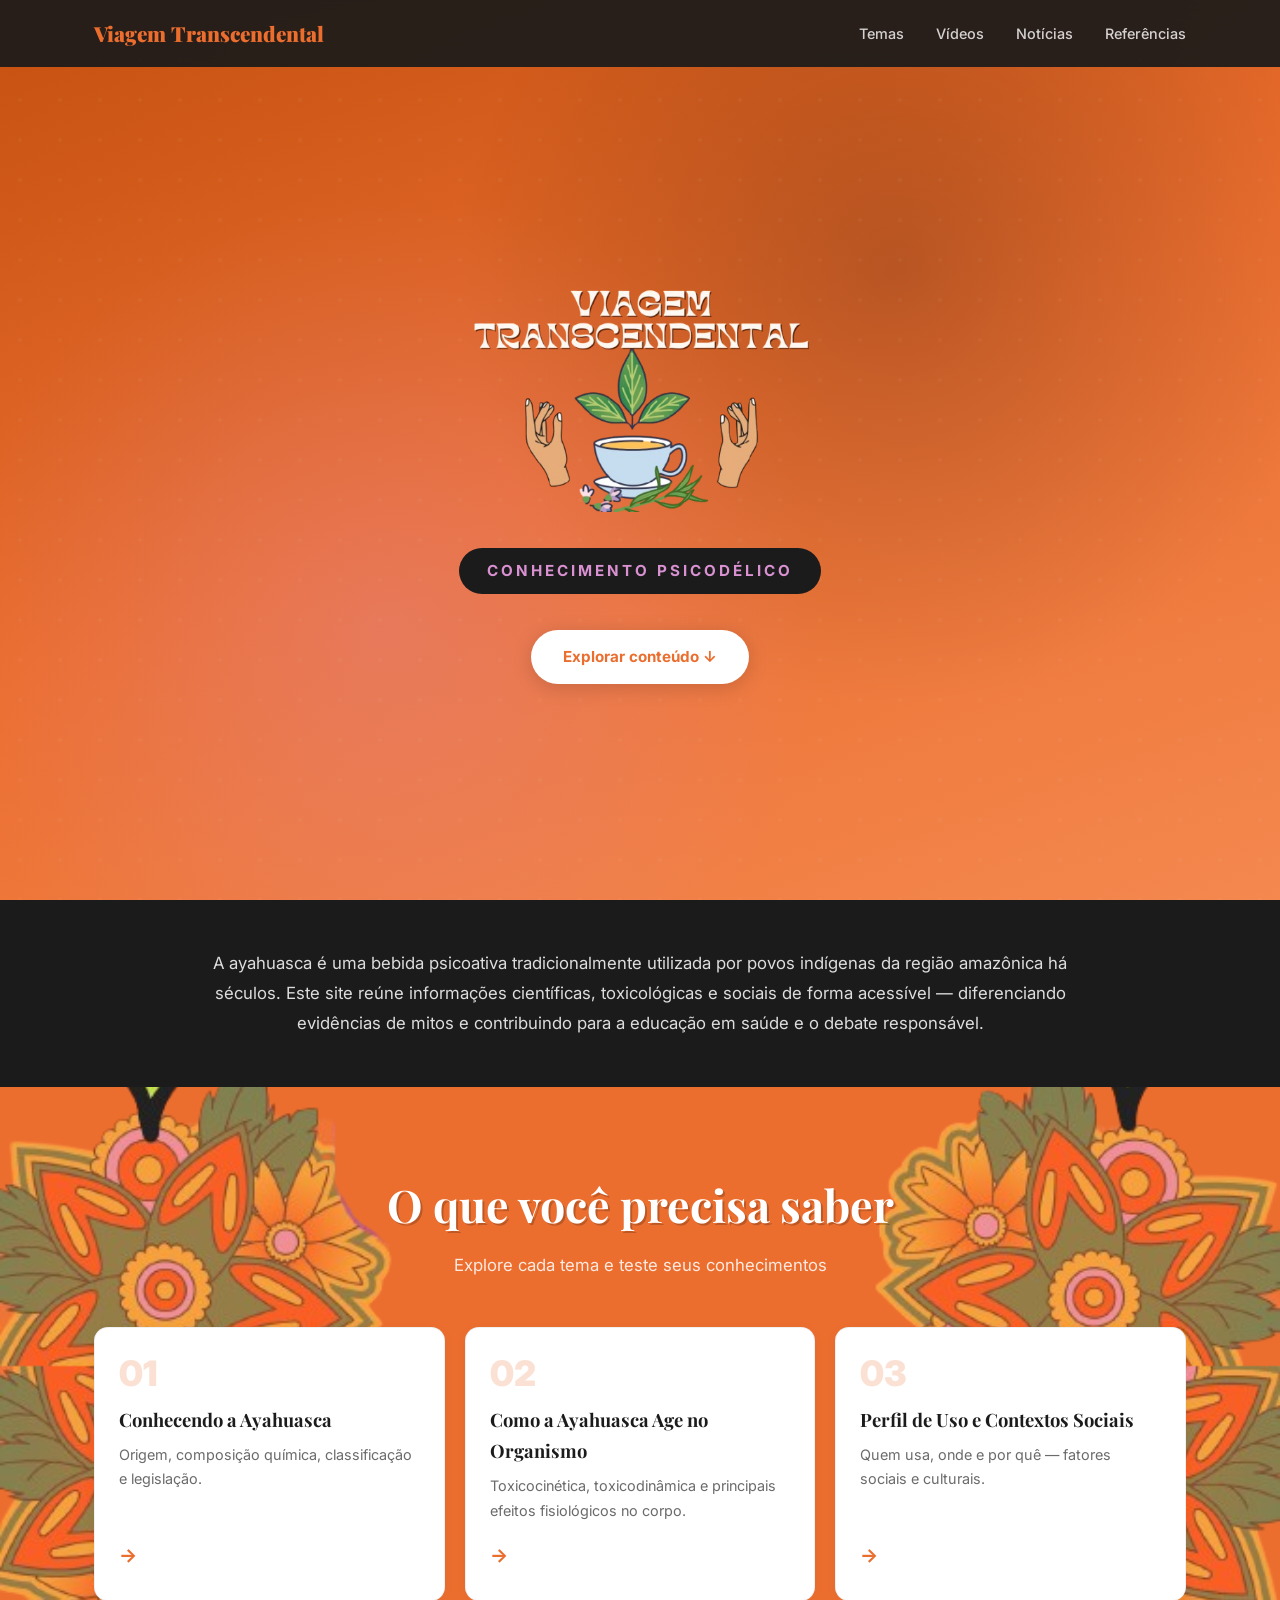
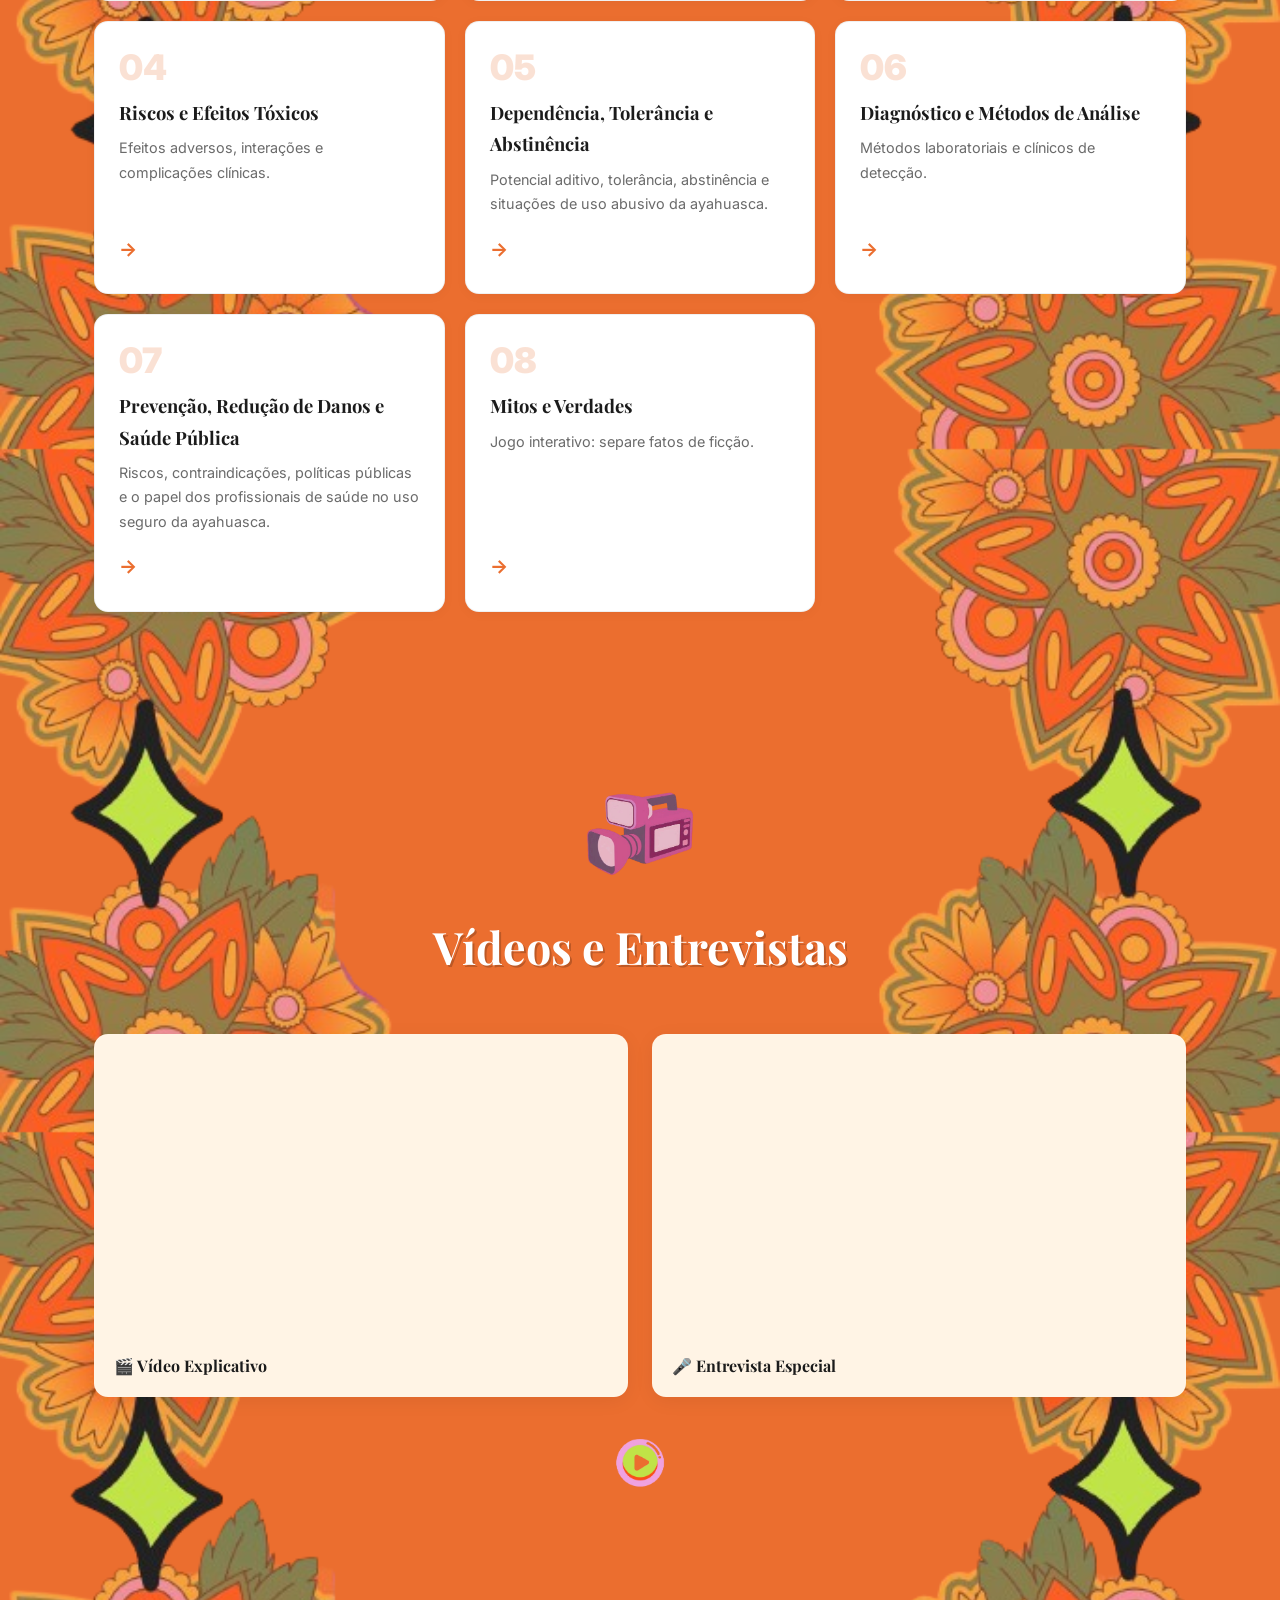
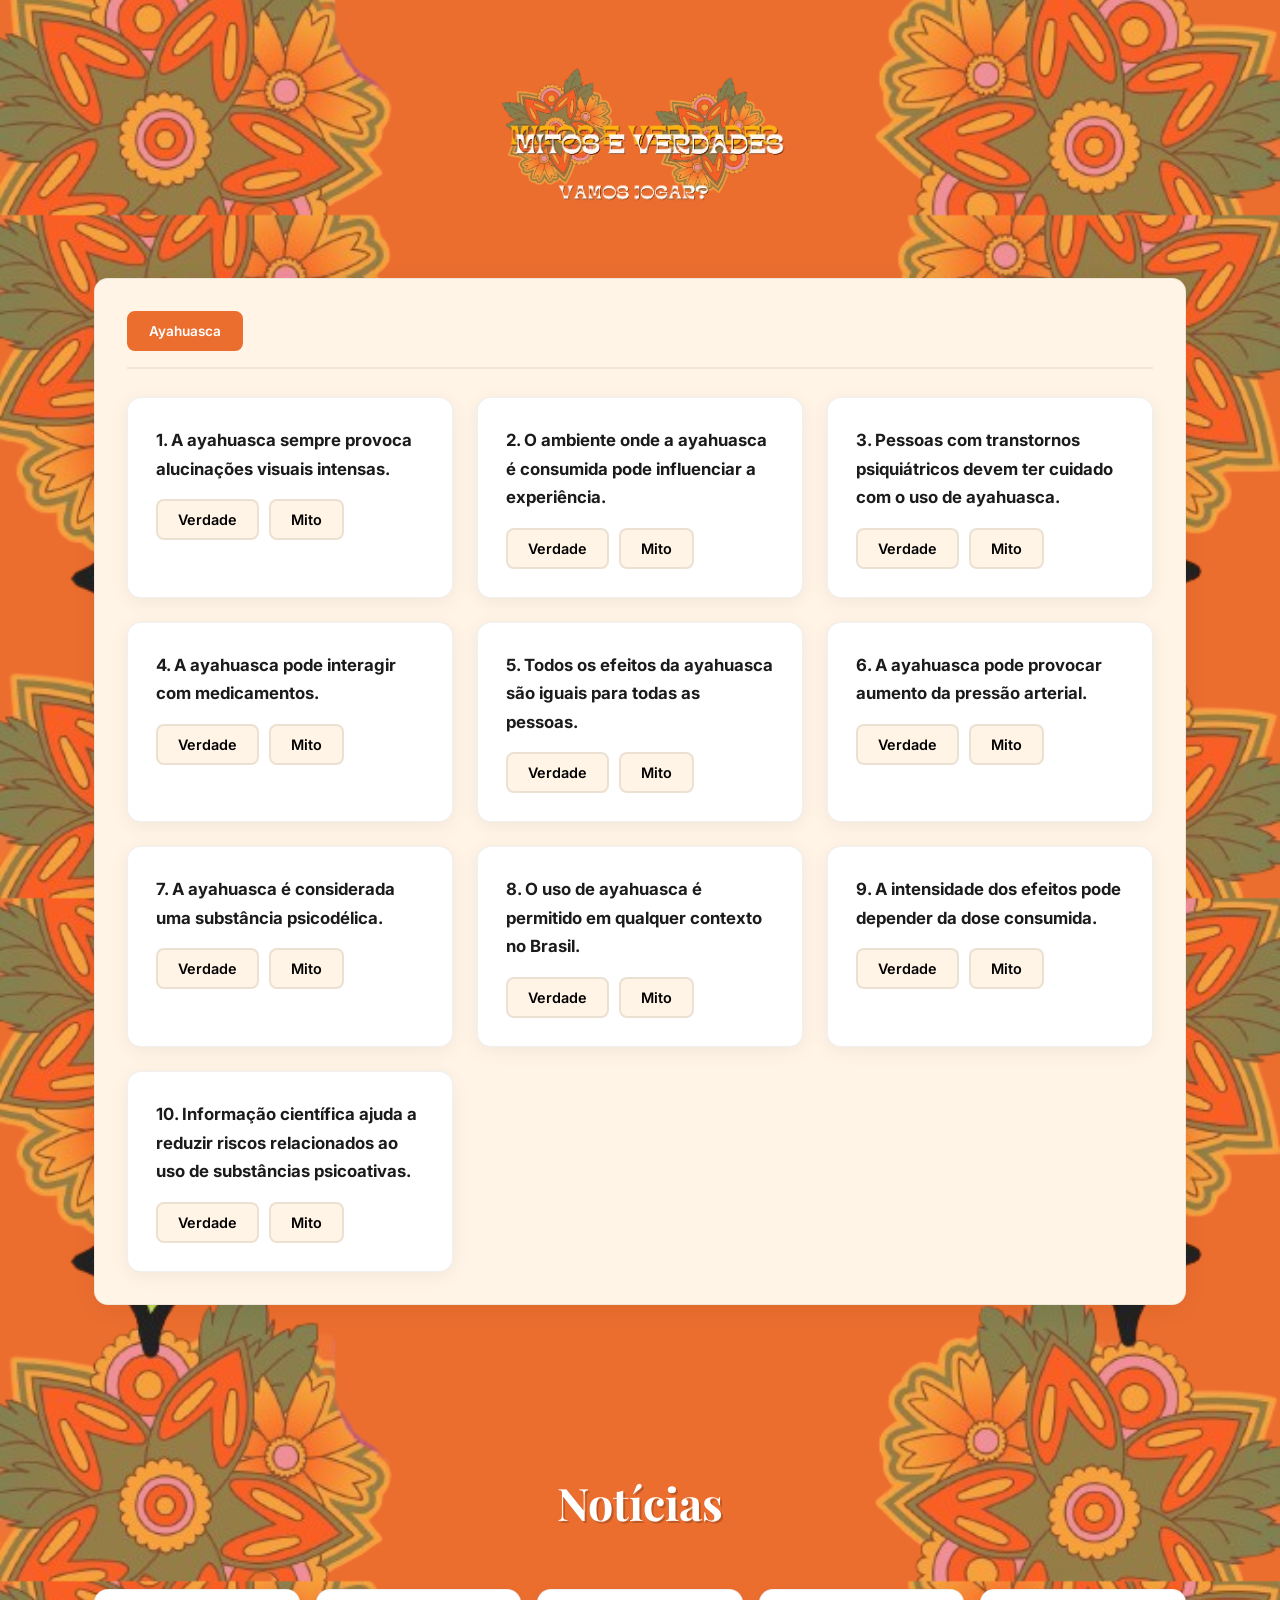
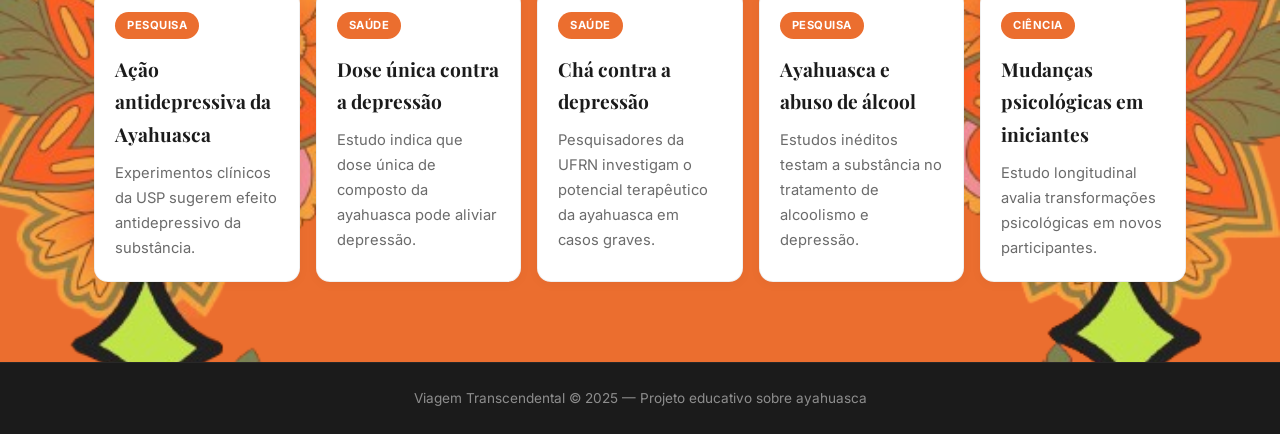
<file: index.html>
<!DOCTYPE html>
<html lang="pt-BR">
<head>
  <meta charset="UTF-8">
  <meta name="viewport" content="width=device-width, initial-scale=1.0">
  <title>Viagem Transcendental</title>
  <link rel="preconnect" href="https://fonts.googleapis.com">
  <link rel="preconnect" href="https://fonts.gstatic.com" crossorigin>
  <link href="https://fonts.googleapis.com/css2?family=Playfair+Display:wght@700;900&family=Inter:wght@400;500;600;700&display=swap" rel="stylesheet">
  <link rel="stylesheet" href="styles.css">
</head>
<body>

<nav class="navbar">
  <div class="nav-container">
    <a href="#" class="nav-logo">Viagem Transcendental</a>
    <ul class="nav-links">
      <li><a href="#temas">Temas</a></li>
      <li><a href="#videos">Vídeos</a></li>
      <li><a href="#noticias">Notícias</a></li>
      <li><a href="#referencias">Referências</a></li>
    </ul>
  </div>
</nav>

<header class="hero">
  <div class="hero-bg"></div>
  <div class="hero-content">
    <img src="assets/vt-1.png" alt="Viagem Transcendental" class="hero-title">
    <p class="hero-tagline">Conhecimento Psicodélico</p>
    <a href="#temas" class="hero-btn">Explorar conteúdo ↓</a>
  </div>
</header>

<section class="about-strip">
  <div class="container">
    <p>A ayahuasca é uma bebida psicoativa tradicionalmente utilizada por povos indígenas da região amazônica há séculos. Este site reúne informações científicas, toxicológicas e sociais de forma acessível — diferenciando evidências de mitos e contribuindo para a educação em saúde e o debate responsável.</p>
  </div>
</section>

<section id="temas" class="topics-section">
  <div class="container">
    <div class="section-header">
      <h2>O que você precisa saber</h2>
      <p>Explore cada tema e teste seus conhecimentos</p>
    </div>
    <div class="topics-grid">

      <a href="topico1.html" class="topic-card">
        <span class="topic-num">01</span>
        <h3>Conhecendo a Ayahuasca</h3>
        <p>Origem, composição química, classificação e legislação.</p>
        <span class="card-arrow">→</span>
      </a>

      <a href="topico2.html" class="topic-card">
        <span class="topic-num">02</span>
        <h3>Como a Ayahuasca Age no Organismo</h3>
        <p>Toxicocinética, toxicodinâmica e principais efeitos fisiológicos no corpo.</p>
        <span class="card-arrow">→</span>
      </a>

      <a href="topico3.html" class="topic-card">
        <span class="topic-num">03</span>
        <h3>Perfil de Uso e Contextos Sociais</h3>
        <p>Quem usa, onde e por quê — fatores sociais e culturais.</p>
        <span class="card-arrow">→</span>
      </a>

      <a href="topico4.html" class="topic-card">
        <span class="topic-num">04</span>
        <h3>Riscos e Efeitos Tóxicos</h3>
        <p>Efeitos adversos, interações e complicações clínicas.</p>
        <span class="card-arrow">→</span>
      </a>

      <a href="topico5.html" class="topic-card">
        <span class="topic-num">05</span>
        <h3>Dependência, Tolerância e Abstinência</h3>
        <p>Potencial aditivo, tolerância, abstinência e situações de uso abusivo da ayahuasca.</p>
        <span class="card-arrow">→</span>
      </a>

      <a href="topico6.html" class="topic-card">
        <span class="topic-num">06</span>
        <h3>Diagnóstico e Métodos de Análise</h3>
        <p>Métodos laboratoriais e clínicos de detecção.</p>
        <span class="card-arrow">→</span>
      </a>

      <a href="topico7.html" class="topic-card">
        <span class="topic-num">07</span>
        <h3>Prevenção, Redução de Danos e Saúde Pública</h3>
        <p>Riscos, contraindicações, políticas públicas e o papel dos profissionais de saúde no uso seguro da ayahuasca.</p>
        <span class="card-arrow">→</span>
      </a>

      <a href="#quiz" class="topic-card">
        <span class="topic-num">08</span>
        <h3>Mitos e Verdades</h3>
        <p>Jogo interativo: separe fatos de ficção.</p>
        <span class="card-arrow">→</span>
      </a>

    </div>
  </div>
</section>

<section id="videos" class="videos-section">
  <div class="container">
    <div class="section-header">
      <img src="assets/camera.png" alt="" class="section-img">
      <h2>Vídeos e Entrevistas</h2>
    </div>
    <div class="video-grid">
      <div class="video-card">
        <div class="video-wrapper">
          <iframe src="https://www.youtube.com/embed/gJEr-M83Fqk" allowfullscreen title="Vídeo explicativo"></iframe>
        </div>
        <h3>🎬 Vídeo Explicativo</h3>
      </div>
      <div class="video-card">
        <div class="video-wrapper">
          <iframe src="https://www.youtube.com/embed/15TtU0dIgQc" allowfullscreen title="Entrevista"></iframe>
        </div>
        <h3>🎤 Entrevista Especial</h3>
      </div>
    </div>
    <div class="play-action">
      <img src="assets/play.png" alt="Play" class="play-img" id="play-btn">
    </div>
  </div>
</section>

<section id="quiz" class="quiz-tabs-section">
  <div class="container">
    <div class="section-header">
      <img src="assets/flores.png" alt="Mitos e Verdades" class="section-img section-img-lg">
    </div>
    <div class="quiz-box">
      <div class="quiz-tabs">
        <button class="quiz-tab active" data-tab="ayahuasca">Ayahuasca</button>
      </div>

      <div class="quiz-panel active" id="panel-ayahuasca">
        <div class="quiz-grid">
          <div class="quiz-item" data-answer="mito">
            <p class="quiz-question">1. A ayahuasca sempre provoca alucinações visuais intensas.</p>
            <div class="quiz-options">
              <button class="quiz-btn" data-choice="verdade">Verdade</button>
              <button class="quiz-btn" data-choice="mito">Mito</button>
            </div>
            <div class="quiz-feedback">
              <p class="ans-result"></p>
              <p class="ans-explanation">Os efeitos variam entre as pessoas. Algumas podem ter visões intensas, enquanto outras experimentam principalmente alterações emocionais, introspecção ou mudanças na percepção.</p>
            </div>
          </div>

          <div class="quiz-item" data-answer="verdade">
            <p class="quiz-question">2. O ambiente onde a ayahuasca é consumida pode influenciar a experiência.</p>
            <div class="quiz-options">
              <button class="quiz-btn" data-choice="verdade">Verdade</button>
              <button class="quiz-btn" data-choice="mito">Mito</button>
            </div>
            <div class="quiz-feedback">
              <p class="ans-result"></p>
              <p class="ans-explanation">O chamado "set e setting" — estado mental da pessoa e ambiente onde ocorre o consumo — pode influenciar significativamente os efeitos psicológicos da experiência.</p>
            </div>
          </div>

          <div class="quiz-item" data-answer="verdade">
            <p class="quiz-question">3. Pessoas com transtornos psiquiátricos devem ter cuidado com o uso de ayahuasca.</p>
            <div class="quiz-options">
              <button class="quiz-btn" data-choice="verdade">Verdade</button>
              <button class="quiz-btn" data-choice="mito">Mito</button>
            </div>
            <div class="quiz-feedback">
              <p class="ans-result"></p>
              <p class="ans-explanation">Indivíduos com histórico de psicose, esquizofrenia ou transtornos psiquiátricos graves podem apresentar maior risco de crises psicológicas após o uso.</p>
            </div>
          </div>

          <div class="quiz-item" data-answer="verdade">
            <p class="quiz-question">4. A ayahuasca pode interagir com medicamentos.</p>
            <div class="quiz-options">
              <button class="quiz-btn" data-choice="verdade">Verdade</button>
              <button class="quiz-btn" data-choice="mito">Mito</button>
            </div>
            <div class="quiz-feedback">
              <p class="ans-result"></p>
              <p class="ans-explanation">Especialmente com medicamentos que atuam no sistema serotoninérgico, como antidepressivos, podendo aumentar o risco de síndrome serotoninérgica.</p>
            </div>
          </div>

          <div class="quiz-item" data-answer="mito">
            <p class="quiz-question">5. Todos os efeitos da ayahuasca são iguais para todas as pessoas.</p>
            <div class="quiz-options">
              <button class="quiz-btn" data-choice="verdade">Verdade</button>
              <button class="quiz-btn" data-choice="mito">Mito</button>
            </div>
            <div class="quiz-feedback">
              <p class="ans-result"></p>
              <p class="ans-explanation">Os efeitos podem variar de acordo com dose, metabolismo, estado psicológico e ambiente.</p>
            </div>
          </div>

          <div class="quiz-item" data-answer="verdade">
            <p class="quiz-question">6. A ayahuasca pode provocar aumento da pressão arterial.</p>
            <div class="quiz-options">
              <button class="quiz-btn" data-choice="verdade">Verdade</button>
              <button class="quiz-btn" data-choice="mito">Mito</button>
            </div>
            <div class="quiz-feedback">
              <p class="ans-result"></p>
              <p class="ans-explanation">Alguns compostos presentes na bebida podem causar alterações cardiovasculares temporárias, como aumento da pressão arterial e da frequência cardíaca.</p>
            </div>
          </div>

          <div class="quiz-item" data-answer="verdade">
            <p class="quiz-question">7. A ayahuasca é considerada uma substância psicodélica.</p>
            <div class="quiz-options">
              <button class="quiz-btn" data-choice="verdade">Verdade</button>
              <button class="quiz-btn" data-choice="mito">Mito</button>
            </div>
            <div class="quiz-feedback">
              <p class="ans-result"></p>
              <p class="ans-explanation">Ela contém compostos que alteram a percepção, o pensamento e o estado de consciência, sendo classificada como uma substância psicodélica.</p>
            </div>
          </div>

          <div class="quiz-item" data-answer="mito">
            <p class="quiz-question">8. O uso de ayahuasca é permitido em qualquer contexto no Brasil.</p>
            <div class="quiz-options">
              <button class="quiz-btn" data-choice="verdade">Verdade</button>
              <button class="quiz-btn" data-choice="mito">Mito</button>
            </div>
            <div class="quiz-feedback">
              <p class="ans-result"></p>
              <p class="ans-explanation">No Brasil, o uso é permitido apenas em contextos religiosos específicos, conforme regulamentação do Conselho Nacional de Políticas sobre Drogas (CONAD).</p>
            </div>
          </div>

          <div class="quiz-item" data-answer="verdade">
            <p class="quiz-question">9. A intensidade dos efeitos pode depender da dose consumida.</p>
            <div class="quiz-options">
              <button class="quiz-btn" data-choice="verdade">Verdade</button>
              <button class="quiz-btn" data-choice="mito">Mito</button>
            </div>
            <div class="quiz-feedback">
              <p class="ans-result"></p>
              <p class="ans-explanation">A quantidade ingerida influencia diretamente a intensidade e duração dos efeitos físicos e psicológicos.</p>
            </div>
          </div>

          <div class="quiz-item" data-answer="verdade">
            <p class="quiz-question">10. Informação científica ajuda a reduzir riscos relacionados ao uso de substâncias psicoativas.</p>
            <div class="quiz-options">
              <button class="quiz-btn" data-choice="verdade">Verdade</button>
              <button class="quiz-btn" data-choice="mito">Mito</button>
            </div>
            <div class="quiz-feedback">
              <p class="ans-result"></p>
              <p class="ans-explanation">O acesso a informações confiáveis permite que as pessoas compreendam melhor os possíveis riscos e adotem comportamentos mais seguros.</p>
            </div>
          </div>
        </div>
      </div>








    </div>
  </div>
</section>

<section id="noticias" class="news-section">
  <div class="container">
    <div class="section-header">
      <h2>Notícias</h2>
    </div>
    <div class="news-grid">
      <a href="https://jornal.usp.br/ciencias/experimentos-clinicos-sugerem-acao-antidepressiva-do-ayahuasca/" target="_blank" class="news-card">
        <span class="news-tag">Pesquisa</span>
        <h4>Ação antidepressiva da Ayahuasca</h4>
        <p>Experimentos clínicos da USP sugerem efeito antidepressivo da substância.</p>
      </a>
      <a href="https://pt.euronews.com/saude/2026/02/17/dose-unica-de-composto-da-ayahuasca-pode-aliviar-depressao-indica-estudo" target="_blank" class="news-card">
        <span class="news-tag">Saúde</span>
        <h4>Dose única contra a depressão</h4>
        <p>Estudo indica que dose única de composto da ayahuasca pode aliviar depressão.</p>
      </a>
      <a href="https://veja.abril.com.br/revista-veja/cha-contra-a-depressao/" target="_blank" class="news-card">
        <span class="news-tag">Saúde</span>
        <h4>Chá contra a depressão</h4>
        <p>Pesquisadores da UFRN investigam o potencial terapêutico da ayahuasca em casos graves.</p>
      </a>
      <a href="https://www.uol.com.br/vivabem/noticias/redacao/2021/09/24/estudos-ineditos-testam-ayahuasca-para-tratar-abuso-de-alcool-e-depressao.htm" target="_blank" class="news-card">
        <span class="news-tag">Pesquisa</span>
        <h4>Ayahuasca e abuso de álcool</h4>
        <p>Estudos inéditos testam a substância no tratamento de alcoolismo e depressão.</p>
      </a>
      <a href="https://periodicos.unifesp.br/index.php/neurociencias/article/view/16419" target="_blank" class="news-card">
        <span class="news-tag">Ciência</span>
        <h4>Mudanças psicológicas em iniciantes</h4>
        <p>Estudo longitudinal avalia transformações psicológicas em novos participantes.</p>
      </a>
    </div>
  </div>
</section>

<footer>
  <div class="container">
    <p>Viagem Transcendental &copy; 2025 — Projeto educativo sobre ayahuasca</p>
  </div>
</footer>

<script src="script.js"></script>
</body>
</html>
</file>
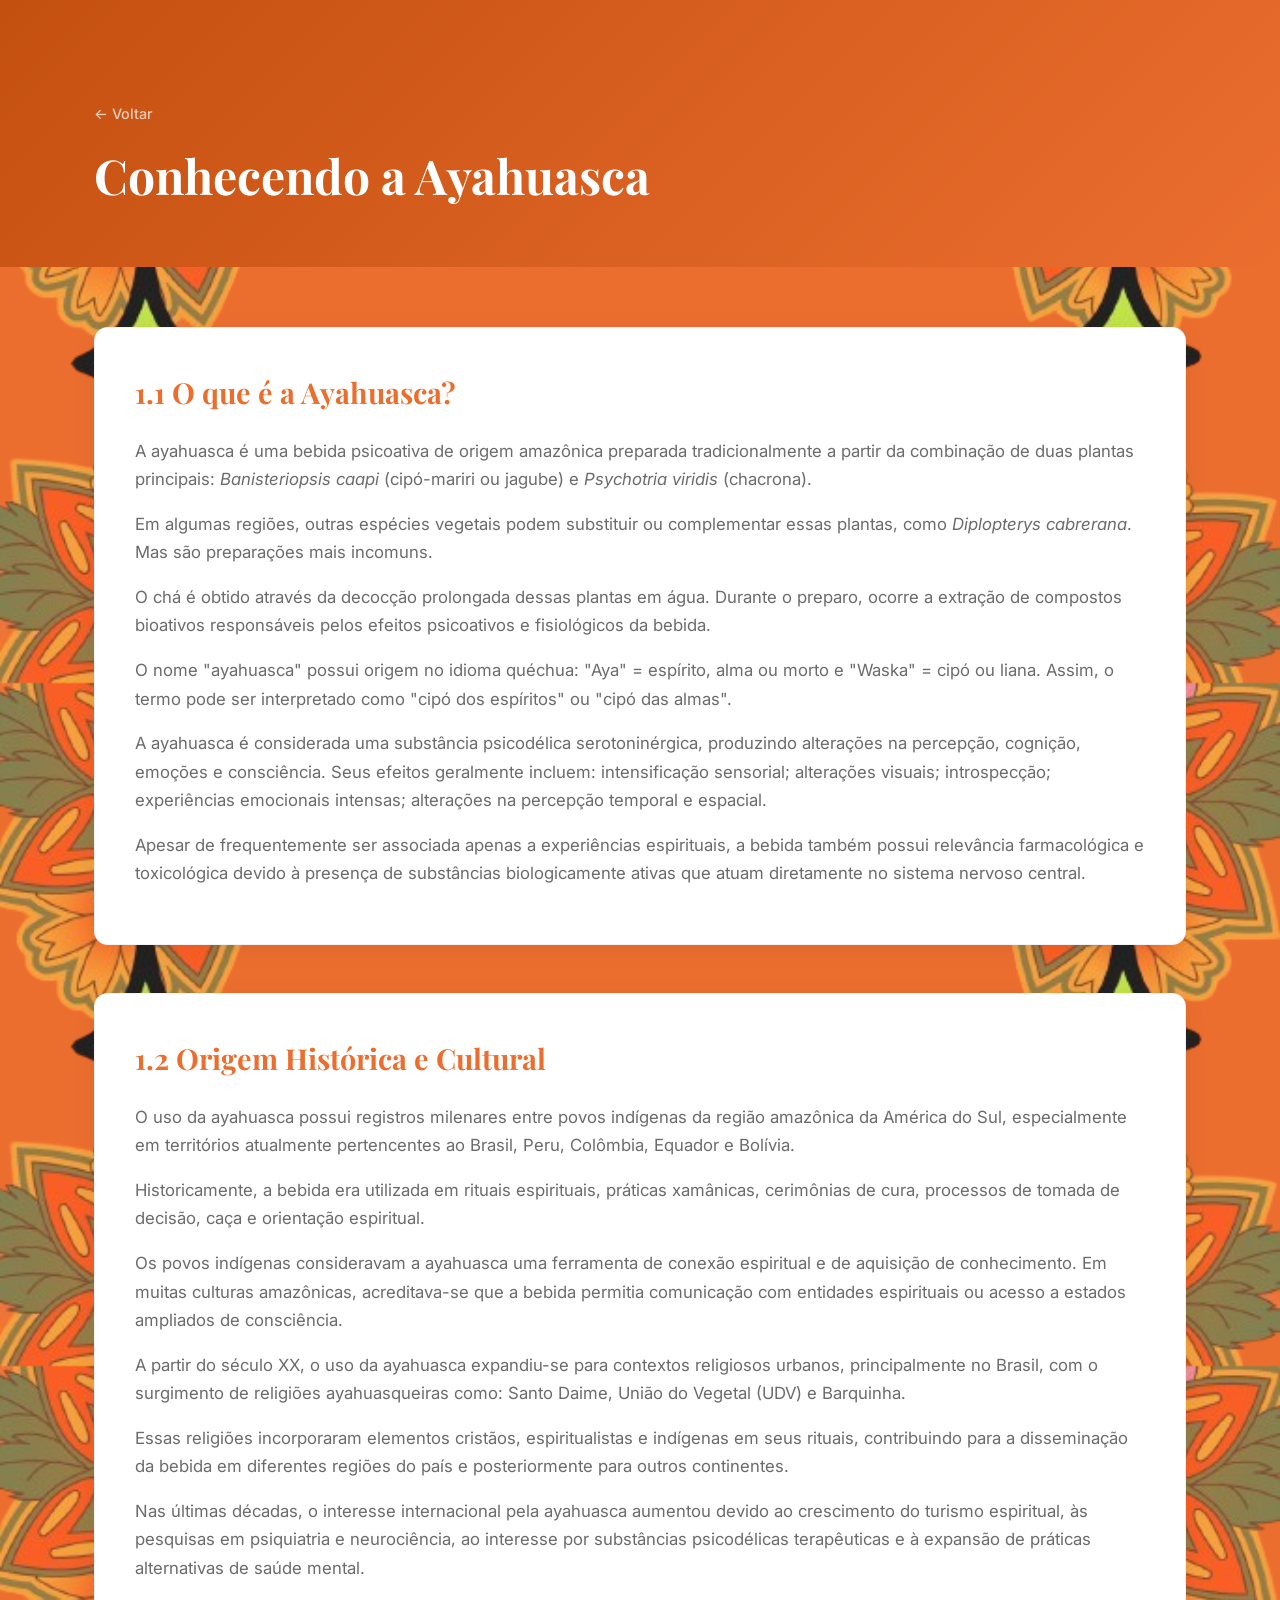
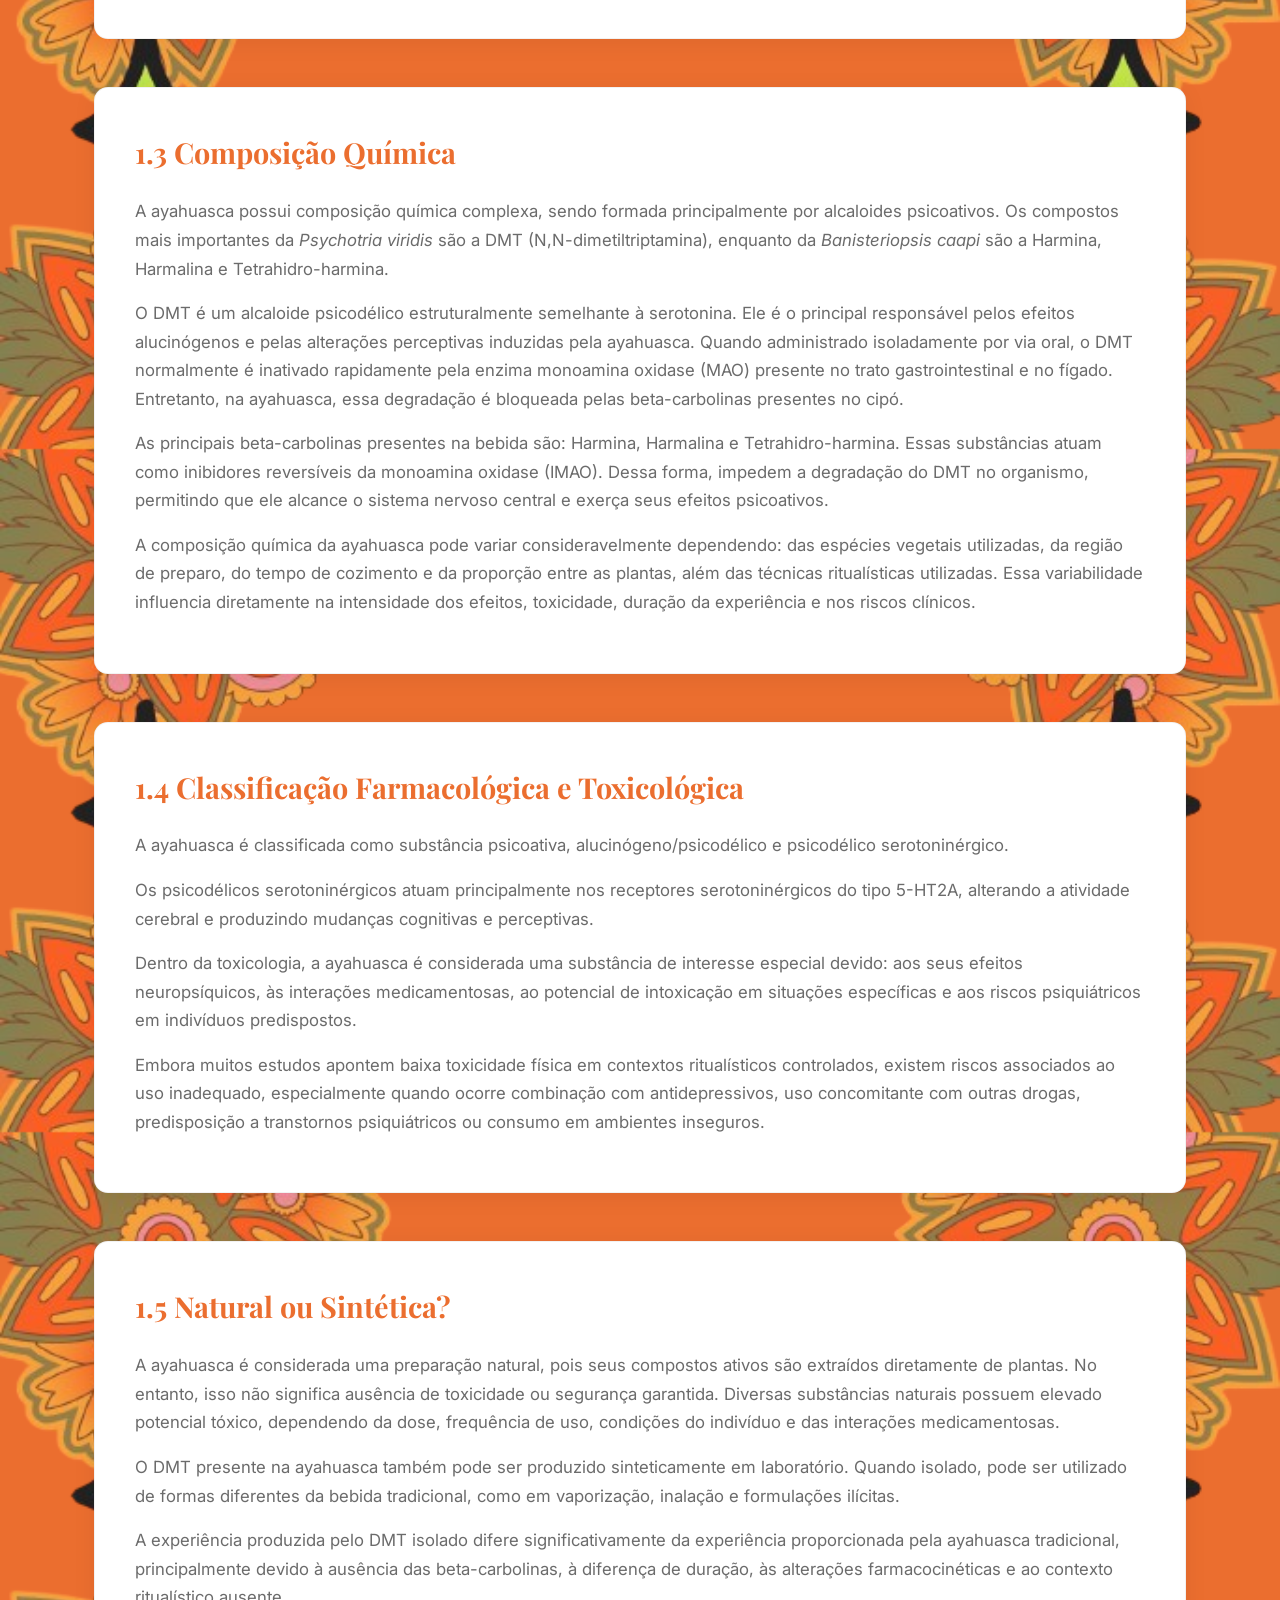
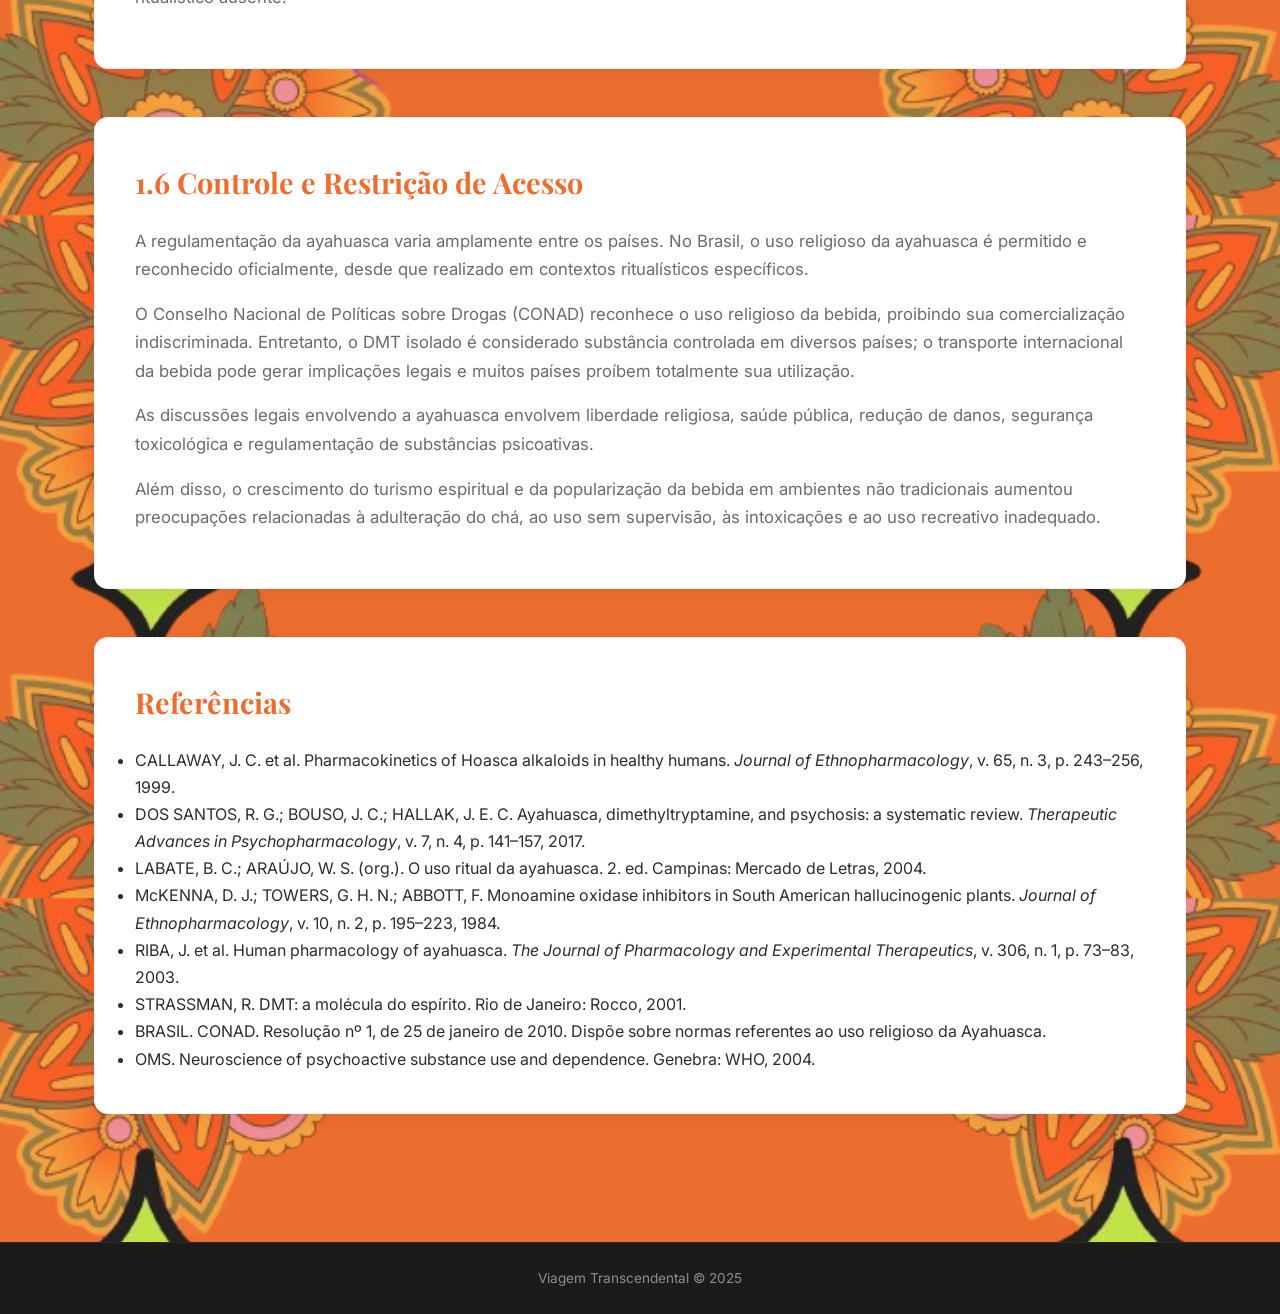
<file: topico1.html>
<!DOCTYPE html>
<html lang="pt-BR">
<head>
  <meta charset="UTF-8">
  <meta name="viewport" content="width=device-width, initial-scale=1.0">
  <title>Conhecendo a Ayahuasca | Viagem Transcendental</title>
  <link rel="preconnect" href="https://fonts.googleapis.com">
  <link rel="preconnect" href="https://fonts.gstatic.com" crossorigin>
  <link href="https://fonts.googleapis.com/css2?family=Playfair+Display:wght@700;900&family=Inter:wght@400;500;600;700&display=swap" rel="stylesheet">
  <link rel="stylesheet" href="styles.css">
</head>
<body>

<header class="page-header">
  <div class="container">
    <a href="index.html" class="back-link">&larr; Voltar</a>
    <h1>Conhecendo a Ayahuasca</h1>
  </div>
</header>

<main class="container page-content">

  <section class="content-block">
    <h2>1.1 O que é a Ayahuasca?</h2>
    <p>A ayahuasca é uma bebida psicoativa de origem amazônica preparada tradicionalmente a partir da combinação de duas plantas principais: <em>Banisteriopsis caapi</em> (cipó-mariri ou jagube) e <em>Psychotria viridis</em> (chacrona).</p>
    <p>Em algumas regiões, outras espécies vegetais podem substituir ou complementar essas plantas, como <em>Diplopterys cabrerana</em>. Mas são preparações mais incomuns.</p>
    <p>O chá é obtido através da decocção prolongada dessas plantas em água. Durante o preparo, ocorre a extração de compostos bioativos responsáveis pelos efeitos psicoativos e fisiológicos da bebida.</p>
    <p>O nome "ayahuasca" possui origem no idioma quéchua: "Aya" = espírito, alma ou morto e "Waska" = cipó ou liana. Assim, o termo pode ser interpretado como "cipó dos espíritos" ou "cipó das almas".</p>
    <p>A ayahuasca é considerada uma substância psicodélica serotoninérgica, produzindo alterações na percepção, cognição, emoções e consciência. Seus efeitos geralmente incluem: intensificação sensorial; alterações visuais; introspecção; experiências emocionais intensas; alterações na percepção temporal e espacial.</p>
    <p>Apesar de frequentemente ser associada apenas a experiências espirituais, a bebida também possui relevância farmacológica e toxicológica devido à presença de substâncias biologicamente ativas que atuam diretamente no sistema nervoso central.</p>
  </section>

  <section class="content-block">
    <h2>1.2 Origem Histórica e Cultural</h2>
    <p>O uso da ayahuasca possui registros milenares entre povos indígenas da região amazônica da América do Sul, especialmente em territórios atualmente pertencentes ao Brasil, Peru, Colômbia, Equador e Bolívia.</p>
    <p>Historicamente, a bebida era utilizada em rituais espirituais, práticas xamânicas, cerimônias de cura, processos de tomada de decisão, caça e orientação espiritual.</p>
    <p>Os povos indígenas consideravam a ayahuasca uma ferramenta de conexão espiritual e de aquisição de conhecimento. Em muitas culturas amazônicas, acreditava-se que a bebida permitia comunicação com entidades espirituais ou acesso a estados ampliados de consciência.</p>
    <p>A partir do século XX, o uso da ayahuasca expandiu-se para contextos religiosos urbanos, principalmente no Brasil, com o surgimento de religiões ayahuasqueiras como: Santo Daime, União do Vegetal (UDV) e Barquinha.</p>
    <p>Essas religiões incorporaram elementos cristãos, espiritualistas e indígenas em seus rituais, contribuindo para a disseminação da bebida em diferentes regiões do país e posteriormente para outros continentes.</p>
    <p>Nas últimas décadas, o interesse internacional pela ayahuasca aumentou devido ao crescimento do turismo espiritual, às pesquisas em psiquiatria e neurociência, ao interesse por substâncias psicodélicas terapêuticas e à expansão de práticas alternativas de saúde mental.</p>
  </section>

  <section class="content-block">
    <h2>1.3 Composição Química</h2>
    <p>A ayahuasca possui composição química complexa, sendo formada principalmente por alcaloides psicoativos. Os compostos mais importantes da <em>Psychotria viridis</em> são a DMT (N,N-dimetiltriptamina), enquanto da <em>Banisteriopsis caapi</em> são a Harmina, Harmalina e Tetrahidro-harmina.</p>
    <p>O DMT é um alcaloide psicodélico estruturalmente semelhante à serotonina. Ele é o principal responsável pelos efeitos alucinógenos e pelas alterações perceptivas induzidas pela ayahuasca. Quando administrado isoladamente por via oral, o DMT normalmente é inativado rapidamente pela enzima monoamina oxidase (MAO) presente no trato gastrointestinal e no fígado. Entretanto, na ayahuasca, essa degradação é bloqueada pelas beta-carbolinas presentes no cipó.</p>
    <p>As principais beta-carbolinas presentes na bebida são: Harmina, Harmalina e Tetrahidro-harmina. Essas substâncias atuam como inibidores reversíveis da monoamina oxidase (IMAO). Dessa forma, impedem a degradação do DMT no organismo, permitindo que ele alcance o sistema nervoso central e exerça seus efeitos psicoativos.</p>
    <p>A composição química da ayahuasca pode variar consideravelmente dependendo: das espécies vegetais utilizadas, da região de preparo, do tempo de cozimento e da proporção entre as plantas, além das técnicas ritualísticas utilizadas. Essa variabilidade influencia diretamente na intensidade dos efeitos, toxicidade, duração da experiência e nos riscos clínicos.</p>
  </section>

  <section class="content-block">
    <h2>1.4 Classificação Farmacológica e Toxicológica</h2>
    <p>A ayahuasca é classificada como substância psicoativa, alucinógeno/psicodélico e psicodélico serotoninérgico.</p>
    <p>Os psicodélicos serotoninérgicos atuam principalmente nos receptores serotoninérgicos do tipo 5-HT2A, alterando a atividade cerebral e produzindo mudanças cognitivas e perceptivas.</p>
    <p>Dentro da toxicologia, a ayahuasca é considerada uma substância de interesse especial devido: aos seus efeitos neuropsíquicos, às interações medicamentosas, ao potencial de intoxicação em situações específicas e aos riscos psiquiátricos em indivíduos predispostos.</p>
    <p>Embora muitos estudos apontem baixa toxicidade física em contextos ritualísticos controlados, existem riscos associados ao uso inadequado, especialmente quando ocorre combinação com antidepressivos, uso concomitante com outras drogas, predisposição a transtornos psiquiátricos ou consumo em ambientes inseguros.</p>
  </section>

  <section class="content-block">
    <h2>1.5 Natural ou Sintética?</h2>
    <p>A ayahuasca é considerada uma preparação natural, pois seus compostos ativos são extraídos diretamente de plantas. No entanto, isso não significa ausência de toxicidade ou segurança garantida. Diversas substâncias naturais possuem elevado potencial tóxico, dependendo da dose, frequência de uso, condições do indivíduo e das interações medicamentosas.</p>
    <p>O DMT presente na ayahuasca também pode ser produzido sinteticamente em laboratório. Quando isolado, pode ser utilizado de formas diferentes da bebida tradicional, como em vaporização, inalação e formulações ilícitas.</p>
    <p>A experiência produzida pelo DMT isolado difere significativamente da experiência proporcionada pela ayahuasca tradicional, principalmente devido à ausência das beta-carbolinas, à diferença de duração, às alterações farmacocinéticas e ao contexto ritualístico ausente.</p>
  </section>

  <section class="content-block">
    <h2>1.6 Controle e Restrição de Acesso</h2>
    <p>A regulamentação da ayahuasca varia amplamente entre os países. No Brasil, o uso religioso da ayahuasca é permitido e reconhecido oficialmente, desde que realizado em contextos ritualísticos específicos.</p>
    <p>O Conselho Nacional de Políticas sobre Drogas (CONAD) reconhece o uso religioso da bebida, proibindo sua comercialização indiscriminada. Entretanto, o DMT isolado é considerado substância controlada em diversos países; o transporte internacional da bebida pode gerar implicações legais e muitos países proíbem totalmente sua utilização.</p>
    <p>As discussões legais envolvendo a ayahuasca envolvem liberdade religiosa, saúde pública, redução de danos, segurança toxicológica e regulamentação de substâncias psicoativas.</p>
    <p>Além disso, o crescimento do turismo espiritual e da popularização da bebida em ambientes não tradicionais aumentou preocupações relacionadas à adulteração do chá, ao uso sem supervisão, às intoxicações e ao uso recreativo inadequado.</p>
  </section>

  <section class="content-block references-block">
    <h2>Referências</h2>
    <ul>
      <li>CALLAWAY, J. C. et al. Pharmacokinetics of Hoasca alkaloids in healthy humans. <em>Journal of Ethnopharmacology</em>, v. 65, n. 3, p. 243–256, 1999.</li>
      <li>DOS SANTOS, R. G.; BOUSO, J. C.; HALLAK, J. E. C. Ayahuasca, dimethyltryptamine, and psychosis: a systematic review. <em>Therapeutic Advances in Psychopharmacology</em>, v. 7, n. 4, p. 141–157, 2017.</li>
      <li>LABATE, B. C.; ARAÚJO, W. S. (org.). O uso ritual da ayahuasca. 2. ed. Campinas: Mercado de Letras, 2004.</li>
      <li>McKENNA, D. J.; TOWERS, G. H. N.; ABBOTT, F. Monoamine oxidase inhibitors in South American hallucinogenic plants. <em>Journal of Ethnopharmacology</em>, v. 10, n. 2, p. 195–223, 1984.</li>
      <li>RIBA, J. et al. Human pharmacology of ayahuasca. <em>The Journal of Pharmacology and Experimental Therapeutics</em>, v. 306, n. 1, p. 73–83, 2003.</li>
      <li>STRASSMAN, R. DMT: a molécula do espírito. Rio de Janeiro: Rocco, 2001.</li>
      <li>BRASIL. CONAD. Resolução nº 1, de 25 de janeiro de 2010. Dispõe sobre normas referentes ao uso religioso da Ayahuasca.</li>
      <li>OMS. Neuroscience of psychoactive substance use and dependence. Genebra: WHO, 2004.</li>
    </ul>
  </section>

</main>

<footer>
  <div class="container">
    <p>Viagem Transcendental &copy; 2025</p>
  </div>
</footer>

</body>
</html>
</file>
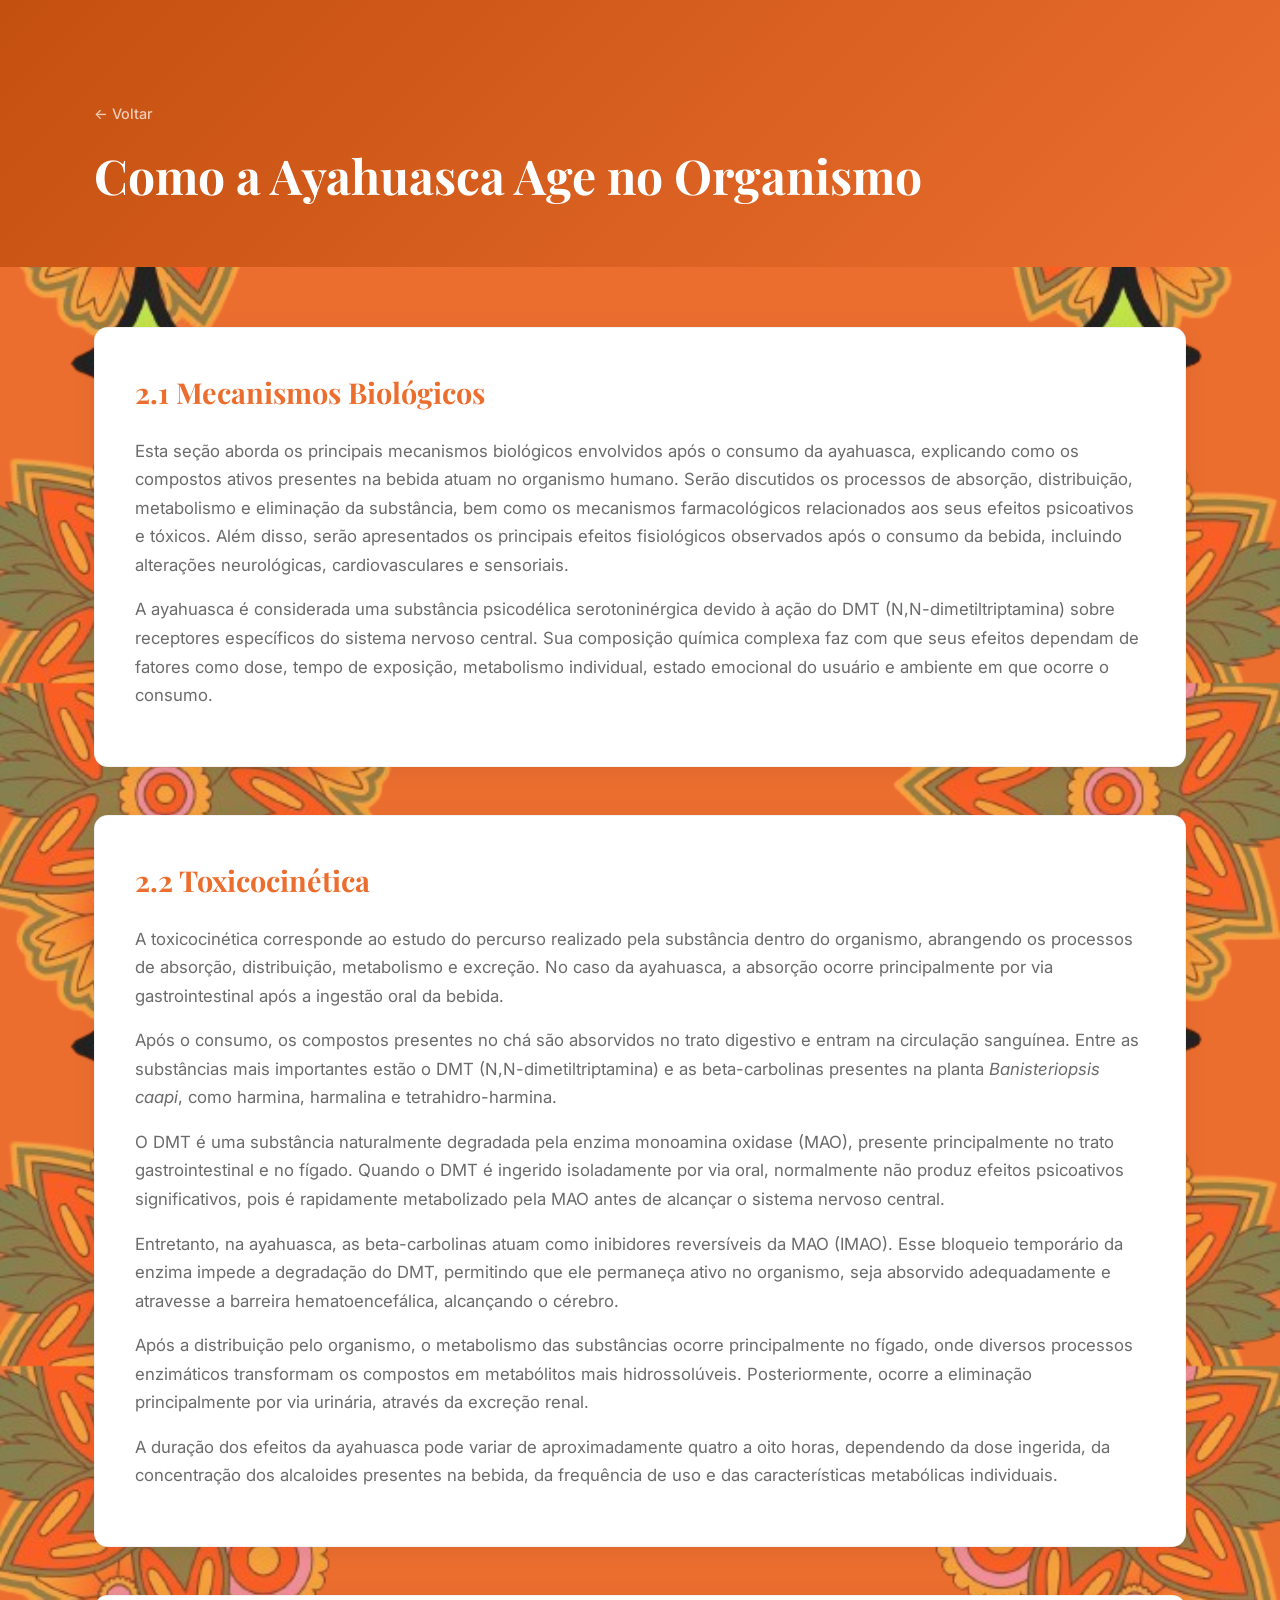
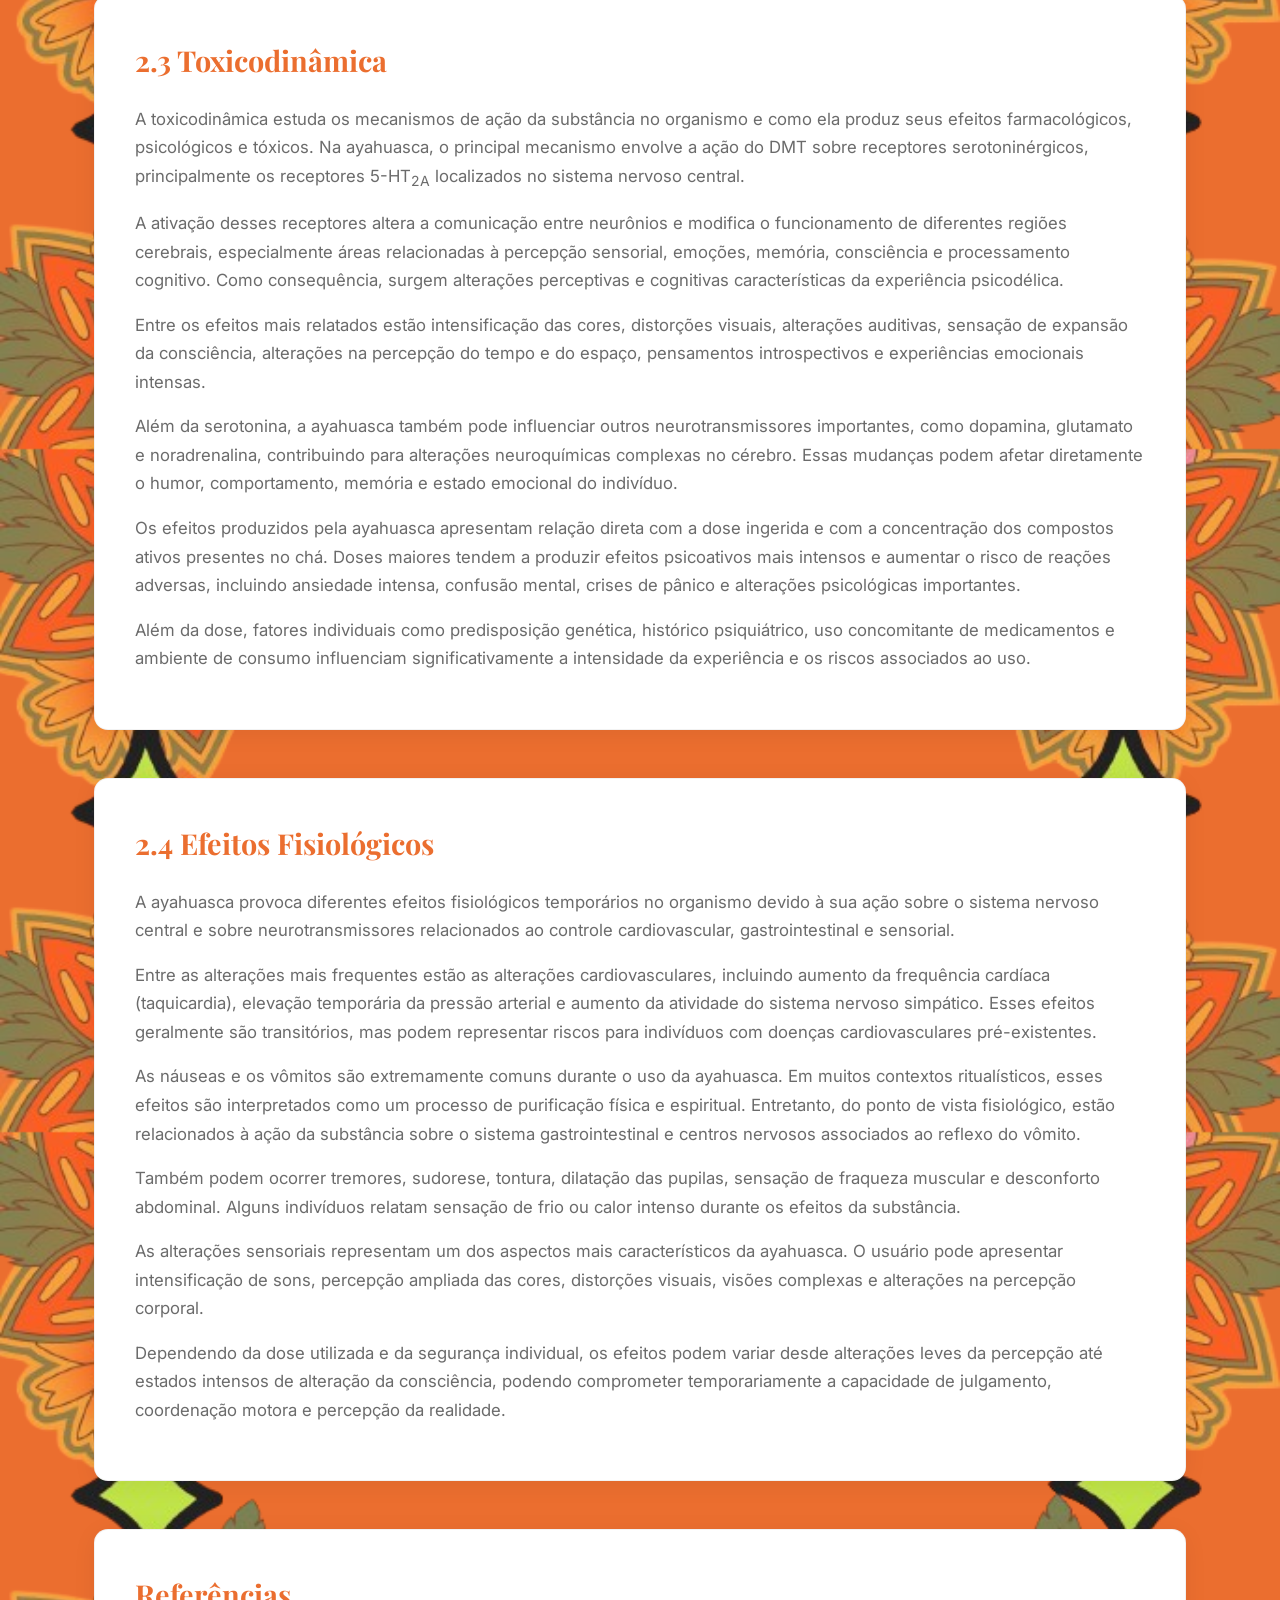
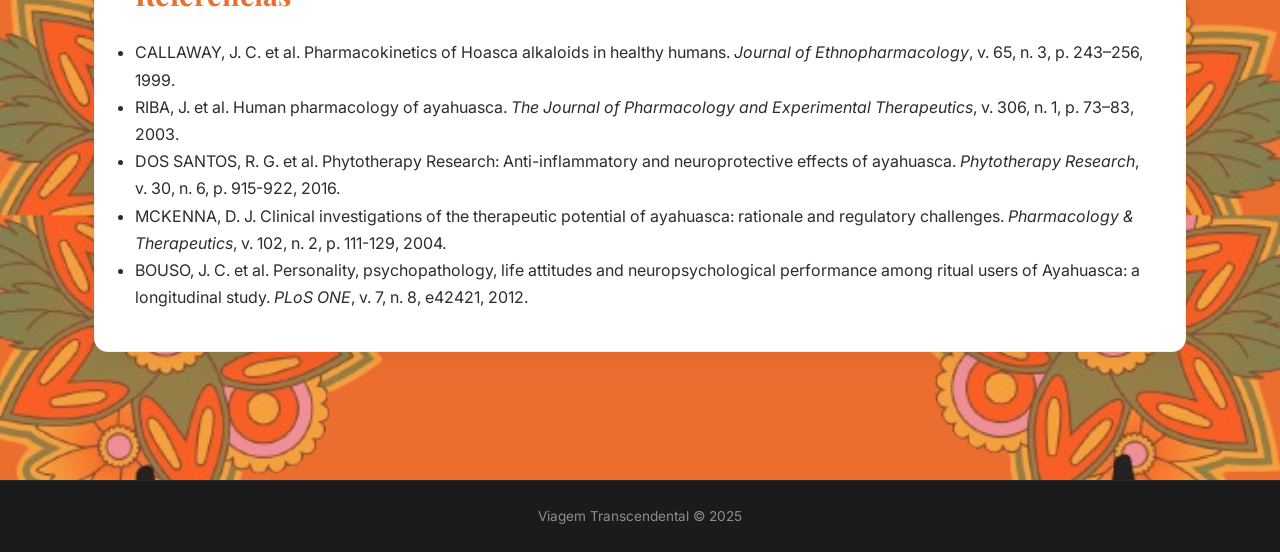
<file: topico2.html>
<!DOCTYPE html>
<html lang="pt-BR">
<head>
  <meta charset="UTF-8">
  <meta name="viewport" content="width=device-width, initial-scale=1.0">
  <title>Como a Ayahuasca Age no Organismo | Viagem Transcendental</title>
  <link rel="preconnect" href="https://fonts.googleapis.com">
  <link rel="preconnect" href="https://fonts.gstatic.com" crossorigin>
  <link href="https://fonts.googleapis.com/css2?family=Playfair+Display:wght@700;900&family=Inter:wght@400;500;600;700&display=swap" rel="stylesheet">
  <link rel="stylesheet" href="styles.css">
</head>
<body>

<header class="page-header">
  <div class="container">
    <a href="index.html" class="back-link">&larr; Voltar</a>
    <h1>Como a Ayahuasca Age no Organismo</h1>
  </div>
</header>

<main class="container page-content">

  <section class="content-block">
    <h2>2.1 Mecanismos Biológicos</h2>
    <p>Esta seção aborda os principais mecanismos biológicos envolvidos após o consumo da ayahuasca, explicando como os compostos ativos presentes na bebida atuam no organismo humano. Serão discutidos os processos de absorção, distribuição, metabolismo e eliminação da substância, bem como os mecanismos farmacológicos relacionados aos seus efeitos psicoativos e tóxicos. Além disso, serão apresentados os principais efeitos fisiológicos observados após o consumo da bebida, incluindo alterações neurológicas, cardiovasculares e sensoriais.</p>
    <p>A ayahuasca é considerada uma substância psicodélica serotoninérgica devido à ação do DMT (N,N-dimetiltriptamina) sobre receptores específicos do sistema nervoso central. Sua composição química complexa faz com que seus efeitos dependam de fatores como dose, tempo de exposição, metabolismo individual, estado emocional do usuário e ambiente em que ocorre o consumo.</p>
  </section>

  <section class="content-block">
    <h2>2.2 Toxicocinética</h2>
    <p>A toxicocinética corresponde ao estudo do percurso realizado pela substância dentro do organismo, abrangendo os processos de absorção, distribuição, metabolismo e excreção. No caso da ayahuasca, a absorção ocorre principalmente por via gastrointestinal após a ingestão oral da bebida.</p>
    <p>Após o consumo, os compostos presentes no chá são absorvidos no trato digestivo e entram na circulação sanguínea. Entre as substâncias mais importantes estão o DMT (N,N-dimetiltriptamina) e as beta-carbolinas presentes na planta <em>Banisteriopsis caapi</em>, como harmina, harmalina e tetrahidro-harmina.</p>
    <p>O DMT é uma substância naturalmente degradada pela enzima monoamina oxidase (MAO), presente principalmente no trato gastrointestinal e no fígado. Quando o DMT é ingerido isoladamente por via oral, normalmente não produz efeitos psicoativos significativos, pois é rapidamente metabolizado pela MAO antes de alcançar o sistema nervoso central.</p>
    <p>Entretanto, na ayahuasca, as beta-carbolinas atuam como inibidores reversíveis da MAO (IMAO). Esse bloqueio temporário da enzima impede a degradação do DMT, permitindo que ele permaneça ativo no organismo, seja absorvido adequadamente e atravesse a barreira hematoencefálica, alcançando o cérebro.</p>
    <p>Após a distribuição pelo organismo, o metabolismo das substâncias ocorre principalmente no fígado, onde diversos processos enzimáticos transformam os compostos em metabólitos mais hidrossolúveis. Posteriormente, ocorre a eliminação principalmente por via urinária, através da excreção renal.</p>
    <p>A duração dos efeitos da ayahuasca pode variar de aproximadamente quatro a oito horas, dependendo da dose ingerida, da concentração dos alcaloides presentes na bebida, da frequência de uso e das características metabólicas individuais.</p>
  </section>

  <section class="content-block">
    <h2>2.3 Toxicodinâmica</h2>
    <p>A toxicodinâmica estuda os mecanismos de ação da substância no organismo e como ela produz seus efeitos farmacológicos, psicológicos e tóxicos. Na ayahuasca, o principal mecanismo envolve a ação do DMT sobre receptores serotoninérgicos, principalmente os receptores 5-HT<sub>2A</sub> localizados no sistema nervoso central.</p>
    <p>A ativação desses receptores altera a comunicação entre neurônios e modifica o funcionamento de diferentes regiões cerebrais, especialmente áreas relacionadas à percepção sensorial, emoções, memória, consciência e processamento cognitivo. Como consequência, surgem alterações perceptivas e cognitivas características da experiência psicodélica.</p>
    <p>Entre os efeitos mais relatados estão intensificação das cores, distorções visuais, alterações auditivas, sensação de expansão da consciência, alterações na percepção do tempo e do espaço, pensamentos introspectivos e experiências emocionais intensas.</p>
    <p>Além da serotonina, a ayahuasca também pode influenciar outros neurotransmissores importantes, como dopamina, glutamato e noradrenalina, contribuindo para alterações neuroquímicas complexas no cérebro. Essas mudanças podem afetar diretamente o humor, comportamento, memória e estado emocional do indivíduo.</p>
    <p>Os efeitos produzidos pela ayahuasca apresentam relação direta com a dose ingerida e com a concentração dos compostos ativos presentes no chá. Doses maiores tendem a produzir efeitos psicoativos mais intensos e aumentar o risco de reações adversas, incluindo ansiedade intensa, confusão mental, crises de pânico e alterações psicológicas importantes.</p>
    <p>Além da dose, fatores individuais como predisposição genética, histórico psiquiátrico, uso concomitante de medicamentos e ambiente de consumo influenciam significativamente a intensidade da experiência e os riscos associados ao uso.</p>
  </section>

  <section class="content-block">
    <h2>2.4 Efeitos Fisiológicos</h2>
    <p>A ayahuasca provoca diferentes efeitos fisiológicos temporários no organismo devido à sua ação sobre o sistema nervoso central e sobre neurotransmissores relacionados ao controle cardiovascular, gastrointestinal e sensorial.</p>
    <p>Entre as alterações mais frequentes estão as alterações cardiovasculares, incluindo aumento da frequência cardíaca (taquicardia), elevação temporária da pressão arterial e aumento da atividade do sistema nervoso simpático. Esses efeitos geralmente são transitórios, mas podem representar riscos para indivíduos com doenças cardiovasculares pré-existentes.</p>
    <p>As náuseas e os vômitos são extremamente comuns durante o uso da ayahuasca. Em muitos contextos ritualísticos, esses efeitos são interpretados como um processo de purificação física e espiritual. Entretanto, do ponto de vista fisiológico, estão relacionados à ação da substância sobre o sistema gastrointestinal e centros nervosos associados ao reflexo do vômito.</p>
    <p>Também podem ocorrer tremores, sudorese, tontura, dilatação das pupilas, sensação de fraqueza muscular e desconforto abdominal. Alguns indivíduos relatam sensação de frio ou calor intenso durante os efeitos da substância.</p>
    <p>As alterações sensoriais representam um dos aspectos mais característicos da ayahuasca. O usuário pode apresentar intensificação de sons, percepção ampliada das cores, distorções visuais, visões complexas e alterações na percepção corporal.</p>
    <p>Dependendo da dose utilizada e da segurança individual, os efeitos podem variar desde alterações leves da percepção até estados intensos de alteração da consciência, podendo comprometer temporariamente a capacidade de julgamento, coordenação motora e percepção da realidade.</p>
  </section>

  <section class="content-block references-block">
    <h2>Referências</h2>
    <ul>
      <li>CALLAWAY, J. C. et al. Pharmacokinetics of Hoasca alkaloids in healthy humans. <em>Journal of Ethnopharmacology</em>, v. 65, n. 3, p. 243–256, 1999.</li>
      <li>RIBA, J. et al. Human pharmacology of ayahuasca. <em>The Journal of Pharmacology and Experimental Therapeutics</em>, v. 306, n. 1, p. 73–83, 2003.</li>
      <li>DOS SANTOS, R. G. et al. Phytotherapy Research: Anti-inflammatory and neuroprotective effects of ayahuasca. <em>Phytotherapy Research</em>, v. 30, n. 6, p. 915-922, 2016.</li>
      <li>MCKENNA, D. J. Clinical investigations of the therapeutic potential of ayahuasca: rationale and regulatory challenges. <em>Pharmacology & Therapeutics</em>, v. 102, n. 2, p. 111-129, 2004.</li>
      <li>BOUSO, J. C. et al. Personality, psychopathology, life attitudes and neuropsychological performance among ritual users of Ayahuasca: a longitudinal study. <em>PLoS ONE</em>, v. 7, n. 8, e42421, 2012.</li>
    </ul>
  </section>

</main>

<footer>
  <div class="container">
    <p>Viagem Transcendental &copy; 2025</p>
  </div>
</footer>

</body>
</html>
</file>
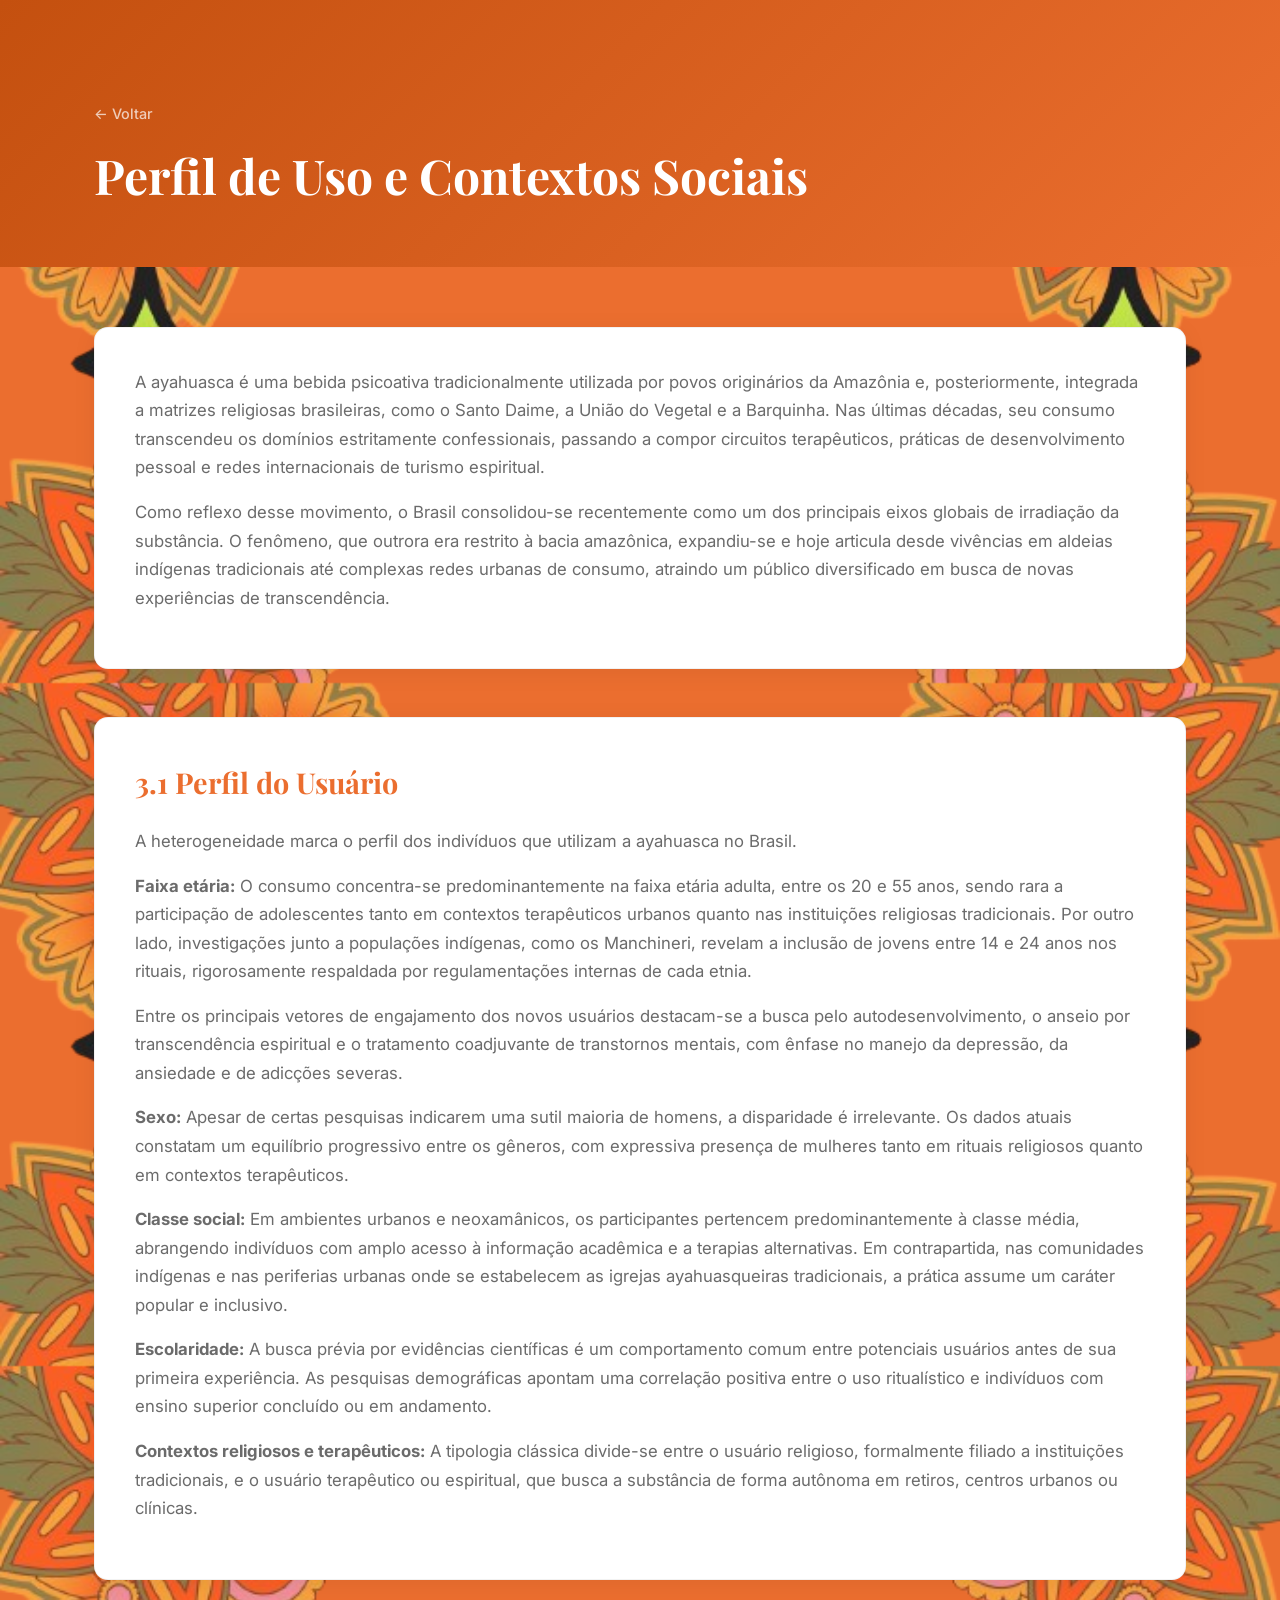
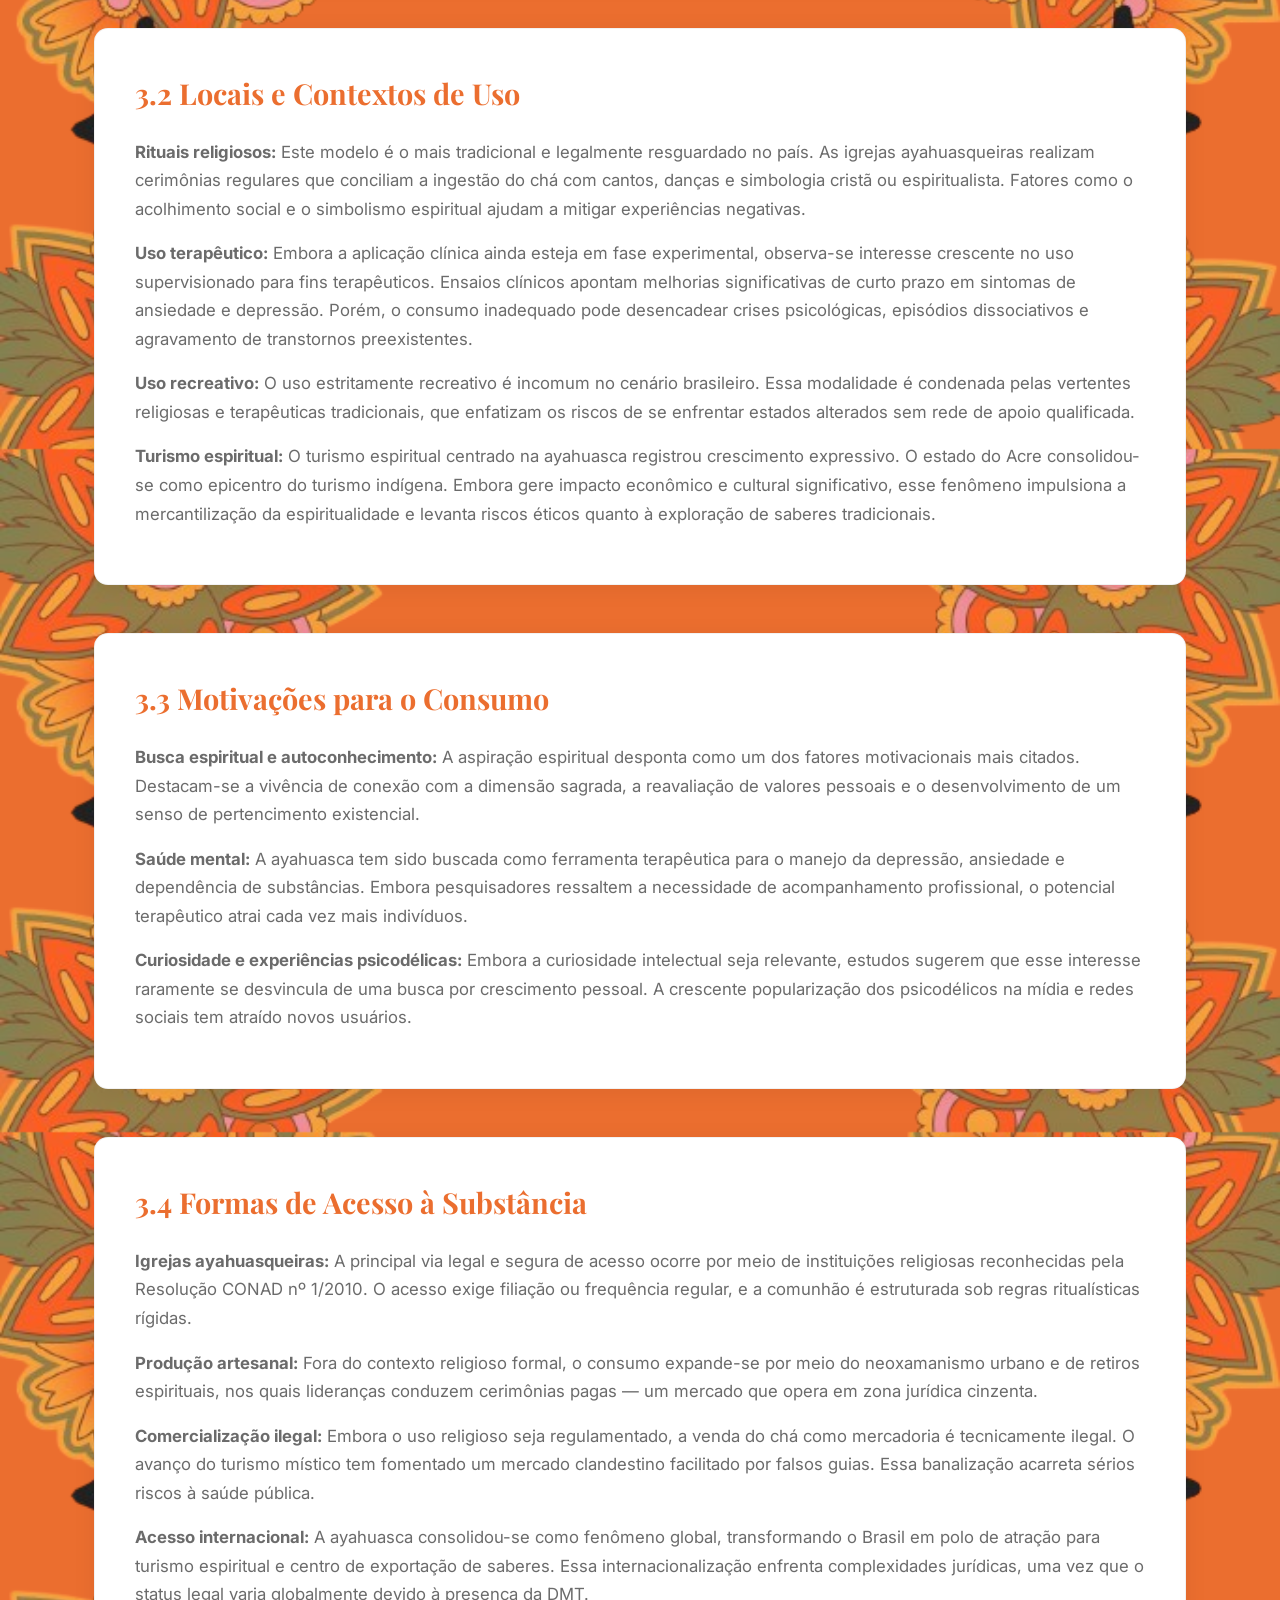
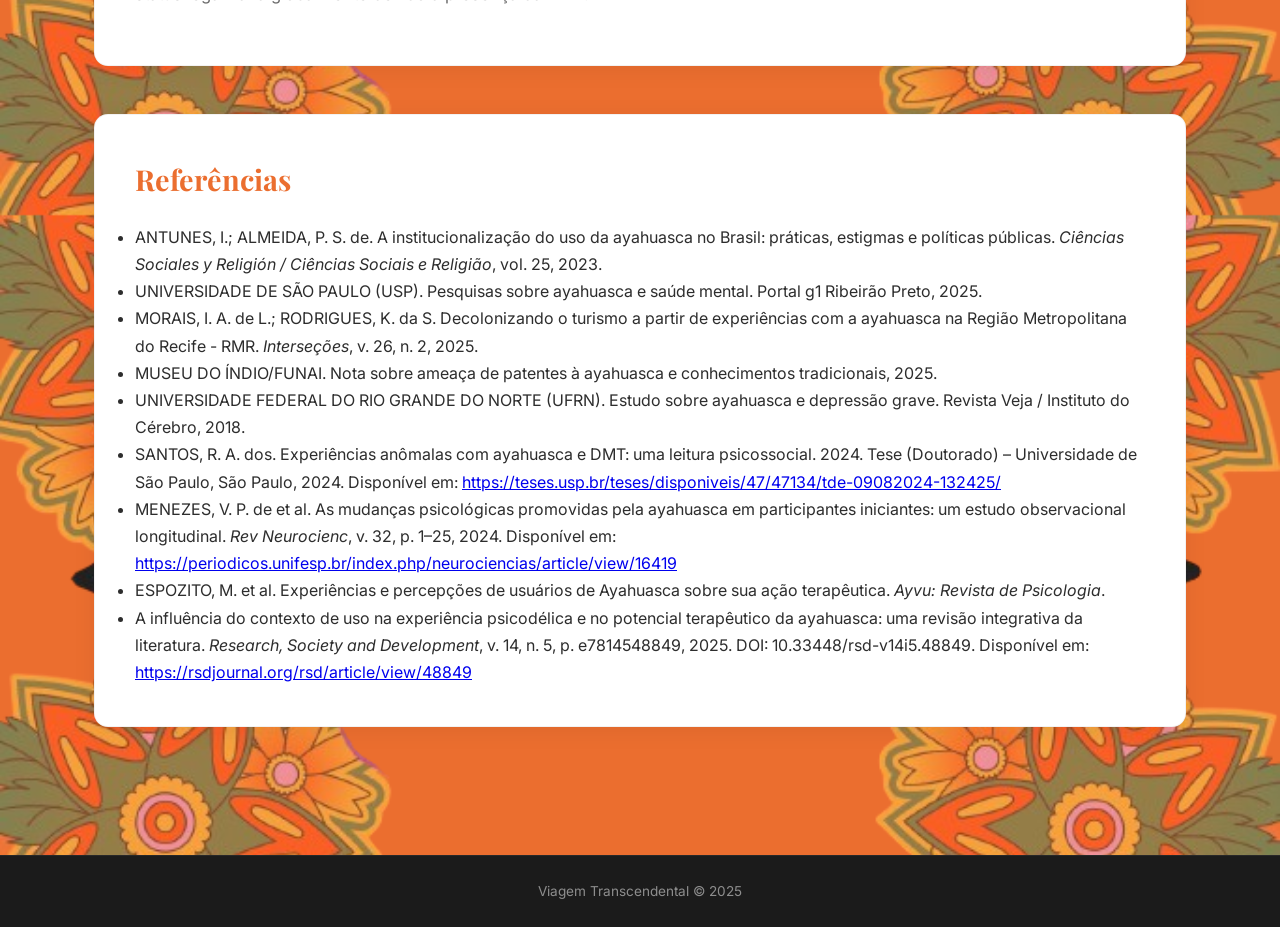
<file: topico3.html>
<!DOCTYPE html>
<html lang="pt-BR">
<head>
  <meta charset="UTF-8">
  <meta name="viewport" content="width=device-width, initial-scale=1.0">
  <title>Perfil de Uso e Contextos Sociais | Viagem Transcendental</title>
  <link rel="preconnect" href="https://fonts.googleapis.com">
  <link rel="preconnect" href="https://fonts.gstatic.com" crossorigin>
  <link href="https://fonts.googleapis.com/css2?family=Playfair+Display:wght@700;900&family=Inter:wght@400;500;600;700&display=swap" rel="stylesheet">
  <link rel="stylesheet" href="styles.css">
</head>
<body>
<header class="page-header">
  <div class="container">
    <a href="index.html" class="back-link">&larr; Voltar</a>
    <h1>Perfil de Uso e Contextos Sociais</h1>
  </div>
</header>
<main class="container page-content">

  <section class="content-block">
    <p>A ayahuasca é uma bebida psicoativa tradicionalmente utilizada por povos originários da Amazônia e, posteriormente, integrada a matrizes religiosas brasileiras, como o Santo Daime, a União do Vegetal e a Barquinha. Nas últimas décadas, seu consumo transcendeu os domínios estritamente confessionais, passando a compor circuitos terapêuticos, práticas de desenvolvimento pessoal e redes internacionais de turismo espiritual.</p>
    <p>Como reflexo desse movimento, o Brasil consolidou-se recentemente como um dos principais eixos globais de irradiação da substância. O fenômeno, que outrora era restrito à bacia amazônica, expandiu-se e hoje articula desde vivências em aldeias indígenas tradicionais até complexas redes urbanas de consumo, atraindo um público diversificado em busca de novas experiências de transcendência.</p>
  </section>

  <section class="content-block">
    <h2>3.1 Perfil do Usuário</h2>
    <p>A heterogeneidade marca o perfil dos indivíduos que utilizam a ayahuasca no Brasil.</p>
    <p><strong>Faixa etária:</strong> O consumo concentra-se predominantemente na faixa etária adulta, entre os 20 e 55 anos, sendo rara a participação de adolescentes tanto em contextos terapêuticos urbanos quanto nas instituições religiosas tradicionais. Por outro lado, investigações junto a populações indígenas, como os Manchineri, revelam a inclusão de jovens entre 14 e 24 anos nos rituais, rigorosamente respaldada por regulamentações internas de cada etnia.</p>
    <p>Entre os principais vetores de engajamento dos novos usuários destacam-se a busca pelo autodesenvolvimento, o anseio por transcendência espiritual e o tratamento coadjuvante de transtornos mentais, com ênfase no manejo da depressão, da ansiedade e de adicções severas.</p>
    <p><strong>Sexo:</strong> Apesar de certas pesquisas indicarem uma sutil maioria de homens, a disparidade é irrelevante. Os dados atuais constatam um equilíbrio progressivo entre os gêneros, com expressiva presença de mulheres tanto em rituais religiosos quanto em contextos terapêuticos.</p>
    <p><strong>Classe social:</strong> Em ambientes urbanos e neoxamânicos, os participantes pertencem predominantemente à classe média, abrangendo indivíduos com amplo acesso à informação acadêmica e a terapias alternativas. Em contrapartida, nas comunidades indígenas e nas periferias urbanas onde se estabelecem as igrejas ayahuasqueiras tradicionais, a prática assume um caráter popular e inclusivo.</p>
    <p><strong>Escolaridade:</strong> A busca prévia por evidências científicas é um comportamento comum entre potenciais usuários antes de sua primeira experiência. As pesquisas demográficas apontam uma correlação positiva entre o uso ritualístico e indivíduos com ensino superior concluído ou em andamento.</p>
    <p><strong>Contextos religiosos e terapêuticos:</strong> A tipologia clássica divide-se entre o usuário religioso, formalmente filiado a instituições tradicionais, e o usuário terapêutico ou espiritual, que busca a substância de forma autônoma em retiros, centros urbanos ou clínicas.</p>
  </section>

  <section class="content-block">
    <h2>3.2 Locais e Contextos de Uso</h2>
    <p><strong>Rituais religiosos:</strong> Este modelo é o mais tradicional e legalmente resguardado no país. As igrejas ayahuasqueiras realizam cerimônias regulares que conciliam a ingestão do chá com cantos, danças e simbologia cristã ou espiritualista. Fatores como o acolhimento social e o simbolismo espiritual ajudam a mitigar experiências negativas.</p>
    <p><strong>Uso terapêutico:</strong> Embora a aplicação clínica ainda esteja em fase experimental, observa-se interesse crescente no uso supervisionado para fins terapêuticos. Ensaios clínicos apontam melhorias significativas de curto prazo em sintomas de ansiedade e depressão. Porém, o consumo inadequado pode desencadear crises psicológicas, episódios dissociativos e agravamento de transtornos preexistentes.</p>
    <p><strong>Uso recreativo:</strong> O uso estritamente recreativo é incomum no cenário brasileiro. Essa modalidade é condenada pelas vertentes religiosas e terapêuticas tradicionais, que enfatizam os riscos de se enfrentar estados alterados sem rede de apoio qualificada.</p>
    <p><strong>Turismo espiritual:</strong> O turismo espiritual centrado na ayahuasca registrou crescimento expressivo. O estado do Acre consolidou-se como epicentro do turismo indígena. Embora gere impacto econômico e cultural significativo, esse fenômeno impulsiona a mercantilização da espiritualidade e levanta riscos éticos quanto à exploração de saberes tradicionais.</p>
  </section>

  <section class="content-block">
    <h2>3.3 Motivações para o Consumo</h2>
    <p><strong>Busca espiritual e autoconhecimento:</strong> A aspiração espiritual desponta como um dos fatores motivacionais mais citados. Destacam-se a vivência de conexão com a dimensão sagrada, a reavaliação de valores pessoais e o desenvolvimento de um senso de pertencimento existencial.</p>
    <p><strong>Saúde mental:</strong> A ayahuasca tem sido buscada como ferramenta terapêutica para o manejo da depressão, ansiedade e dependência de substâncias. Embora pesquisadores ressaltem a necessidade de acompanhamento profissional, o potencial terapêutico atrai cada vez mais indivíduos.</p>
    <p><strong>Curiosidade e experiências psicodélicas:</strong> Embora a curiosidade intelectual seja relevante, estudos sugerem que esse interesse raramente se desvincula de uma busca por crescimento pessoal. A crescente popularização dos psicodélicos na mídia e redes sociais tem atraído novos usuários.</p>
  </section>

  <section class="content-block">
    <h2>3.4 Formas de Acesso à Substância</h2>
    <p><strong>Igrejas ayahuasqueiras:</strong> A principal via legal e segura de acesso ocorre por meio de instituições religiosas reconhecidas pela Resolução CONAD nº 1/2010. O acesso exige filiação ou frequência regular, e a comunhão é estruturada sob regras ritualísticas rígidas.</p>
    <p><strong>Produção artesanal:</strong> Fora do contexto religioso formal, o consumo expande-se por meio do neoxamanismo urbano e de retiros espirituais, nos quais lideranças conduzem cerimônias pagas — um mercado que opera em zona jurídica cinzenta.</p>
    <p><strong>Comercialização ilegal:</strong> Embora o uso religioso seja regulamentado, a venda do chá como mercadoria é tecnicamente ilegal. O avanço do turismo místico tem fomentado um mercado clandestino facilitado por falsos guias. Essa banalização acarreta sérios riscos à saúde pública.</p>
    <p><strong>Acesso internacional:</strong> A ayahuasca consolidou-se como fenômeno global, transformando o Brasil em polo de atração para turismo espiritual e centro de exportação de saberes. Essa internacionalização enfrenta complexidades jurídicas, uma vez que o status legal varia globalmente devido à presença da DMT.</p>
  </section>

  <section class="content-block references-block">
    <h2>Referências</h2>
    <ul>
      <li>ANTUNES, I.; ALMEIDA, P. S. de. A institucionalização do uso da ayahuasca no Brasil: práticas, estigmas e políticas públicas. <em>Ciências Sociales y Religión / Ciências Sociais e Religião</em>, vol. 25, 2023.</li>
      <li>UNIVERSIDADE DE SÃO PAULO (USP). Pesquisas sobre ayahuasca e saúde mental. Portal g1 Ribeirão Preto, 2025.</li>
      <li>MORAIS, I. A. de L.; RODRIGUES, K. da S. Decolonizando o turismo a partir de experiências com a ayahuasca na Região Metropolitana do Recife - RMR. <em>Interseções</em>, v. 26, n. 2, 2025.</li>
      <li>MUSEU DO ÍNDIO/FUNAI. Nota sobre ameaça de patentes à ayahuasca e conhecimentos tradicionais, 2025.</li>
      <li>UNIVERSIDADE FEDERAL DO RIO GRANDE DO NORTE (UFRN). Estudo sobre ayahuasca e depressão grave. Revista Veja / Instituto do Cérebro, 2018.</li>
      <li>SANTOS, R. A. dos. Experiências anômalas com ayahuasca e DMT: uma leitura psicossocial. 2024. Tese (Doutorado) – Universidade de São Paulo, São Paulo, 2024. Disponível em: <a href="https://teses.usp.br/teses/disponiveis/47/47134/tde-09082024-132425/" target="_blank">https://teses.usp.br/teses/disponiveis/47/47134/tde-09082024-132425/</a></li>
      <li>MENEZES, V. P. de et al. As mudanças psicológicas promovidas pela ayahuasca em participantes iniciantes: um estudo observacional longitudinal. <em>Rev Neurocienc</em>, v. 32, p. 1–25, 2024. Disponível em: <a href="https://periodicos.unifesp.br/index.php/neurociencias/article/view/16419" target="_blank">https://periodicos.unifesp.br/index.php/neurociencias/article/view/16419</a></li>
      <li>ESPOZITO, M. et al. Experiências e percepções de usuários de Ayahuasca sobre sua ação terapêutica. <em>Ayvu: Revista de Psicologia</em>.</li>
      <li>A influência do contexto de uso na experiência psicodélica e no potencial terapêutico da ayahuasca: uma revisão integrativa da literatura. <em>Research, Society and Development</em>, v. 14, n. 5, p. e7814548849, 2025. DOI: 10.33448/rsd-v14i5.48849. Disponível em: <a href="https://rsdjournal.org/rsd/article/view/48849" target="_blank">https://rsdjournal.org/rsd/article/view/48849</a></li>
    </ul>
  </section>

</main>
<footer><div class="container"><p>Viagem Transcendental &copy; 2025</p></div></footer>
</body>
</html>
</file>
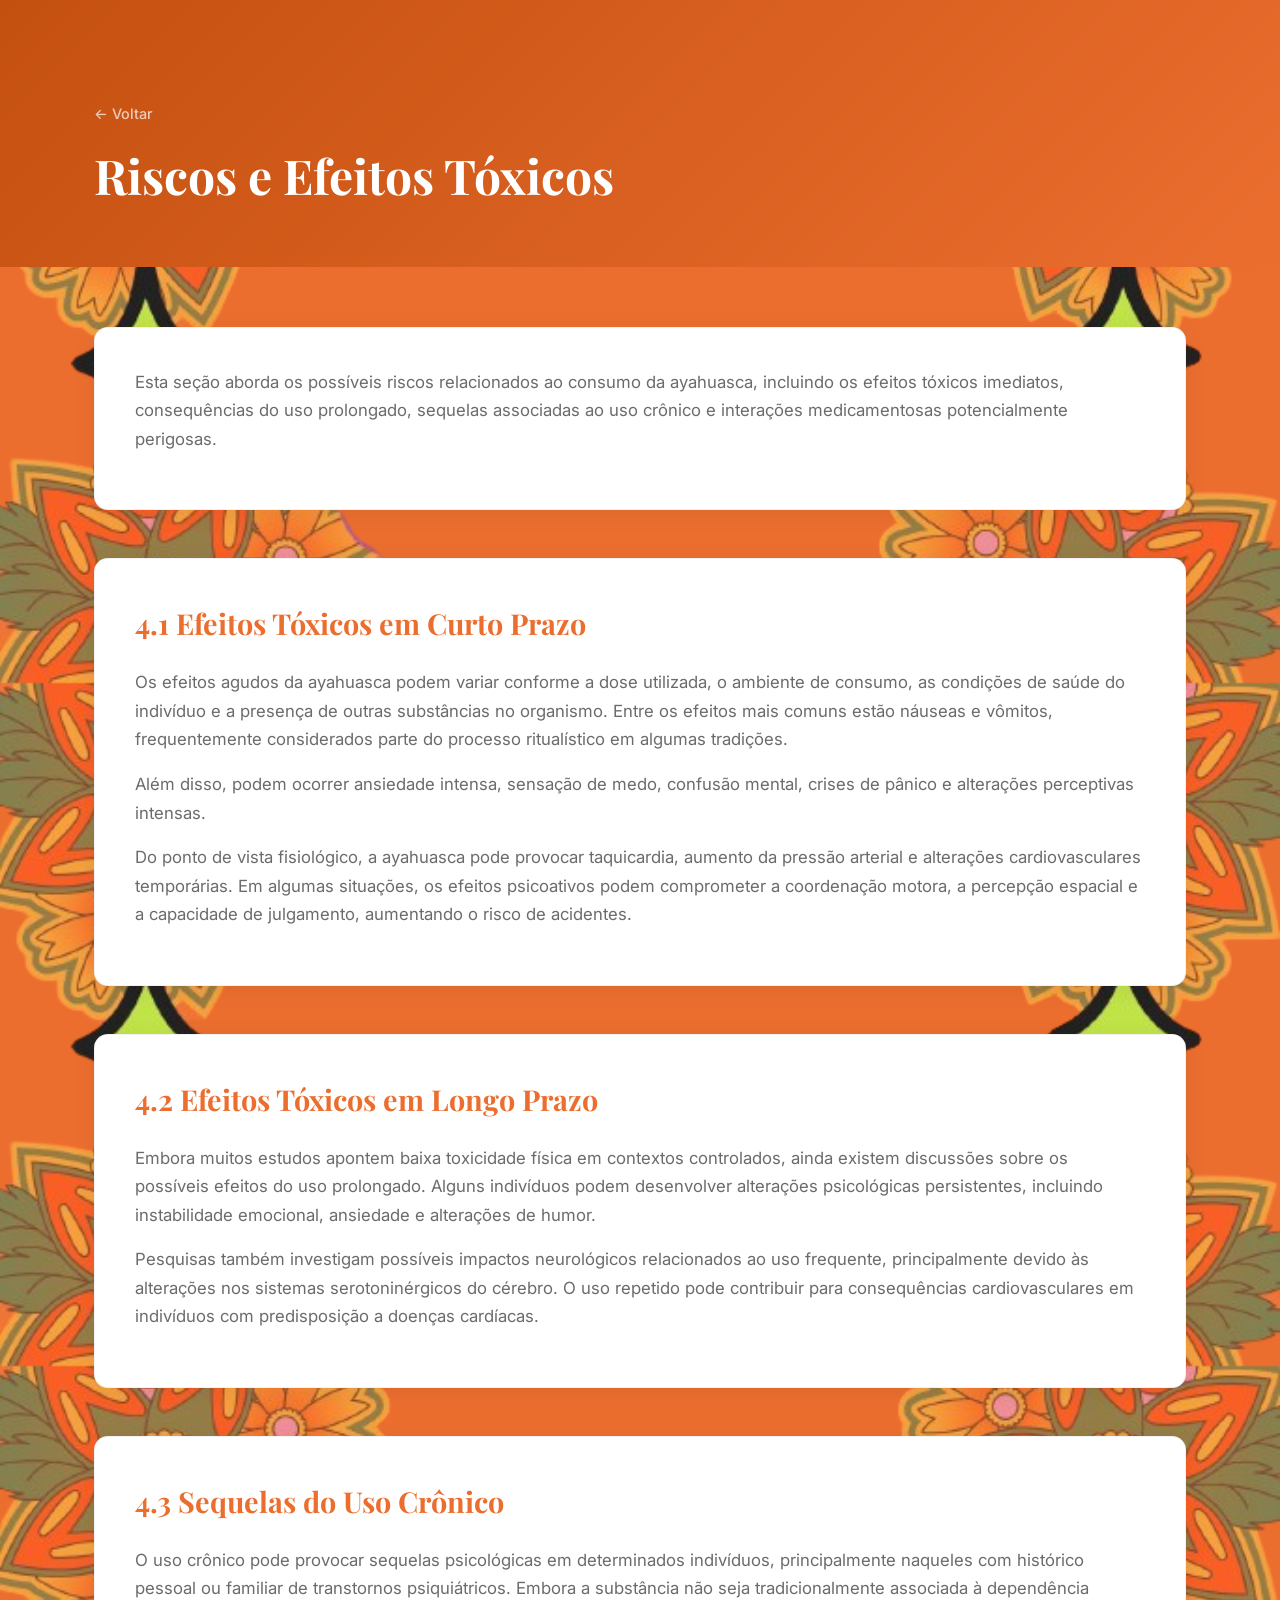
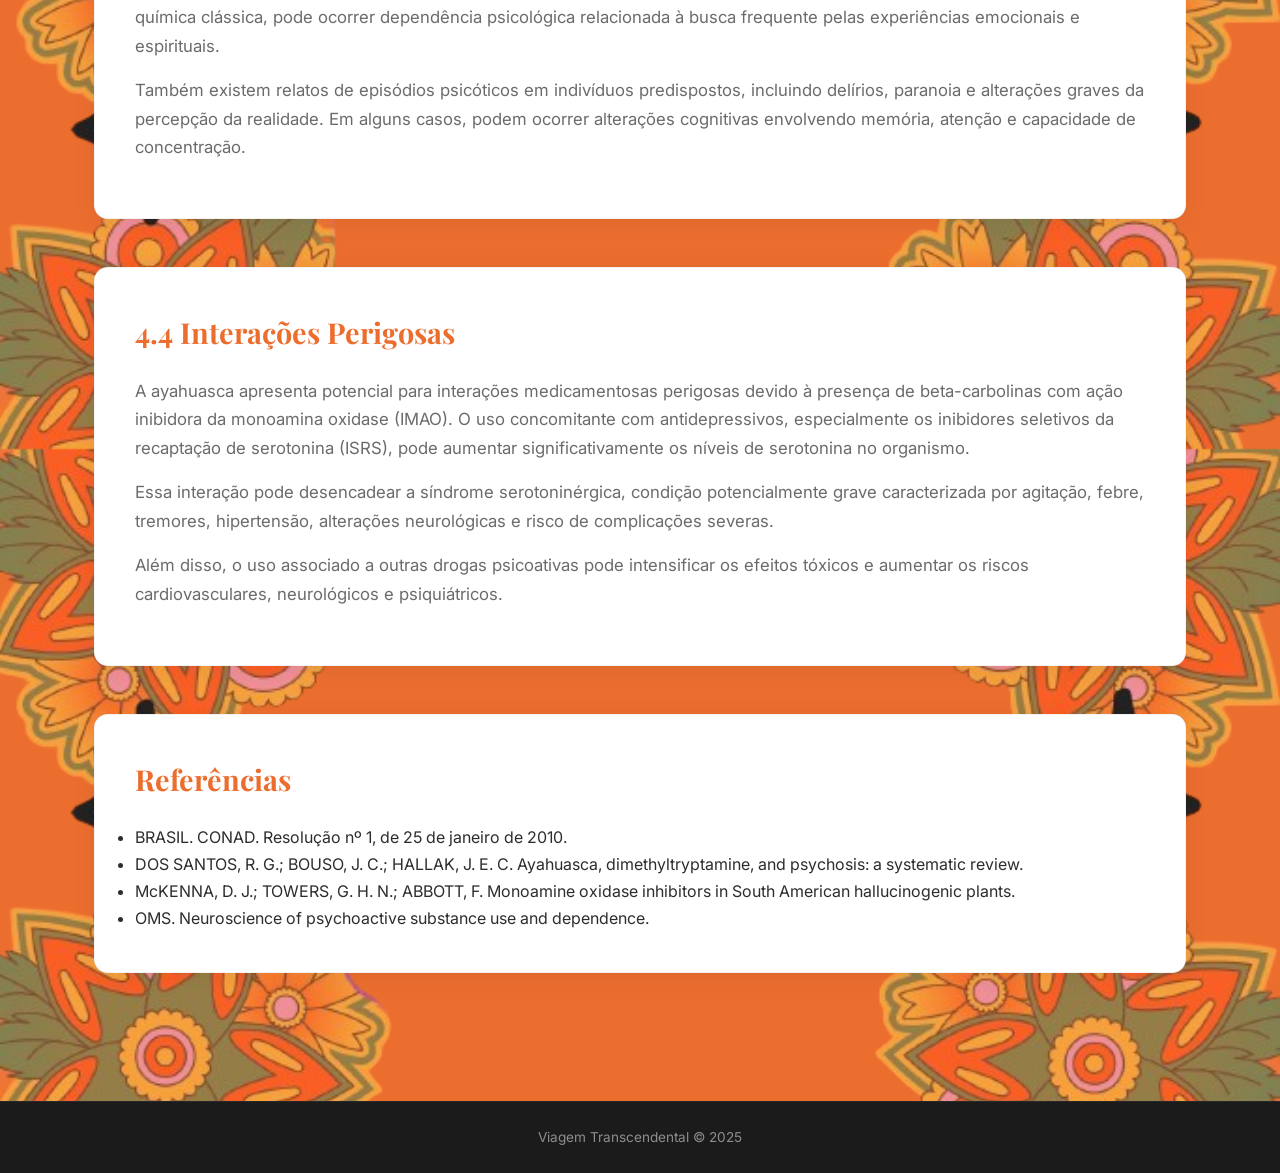
<file: topico4.html>
<!DOCTYPE html>
<html lang="pt-BR">
<head>
  <meta charset="UTF-8">
  <meta name="viewport" content="width=device-width, initial-scale=1.0">
  <title>Riscos e Efeitos Tóxicos | Viagem Transcendental</title>
  <link rel="preconnect" href="https://fonts.googleapis.com">
  <link rel="preconnect" href="https://fonts.gstatic.com" crossorigin>
  <link href="https://fonts.googleapis.com/css2?family=Playfair+Display:wght@700;900&family=Inter:wght@400;500;600;700&display=swap" rel="stylesheet">
  <link rel="stylesheet" href="styles.css">
</head>
<body>
<header class="page-header">
  <div class="container">
    <a href="index.html" class="back-link">&larr; Voltar</a>
    <h1>Riscos e Efeitos Tóxicos</h1>
  </div>
</header>
<main class="container page-content">

  <section class="content-block">
    <p>Esta seção aborda os possíveis riscos relacionados ao consumo da ayahuasca, incluindo os efeitos tóxicos imediatos, consequências do uso prolongado, sequelas associadas ao uso crônico e interações medicamentosas potencialmente perigosas.</p>
  </section>

  <section class="content-block">
    <h2>4.1 Efeitos Tóxicos em Curto Prazo</h2>
    <p>Os efeitos agudos da ayahuasca podem variar conforme a dose utilizada, o ambiente de consumo, as condições de saúde do indivíduo e a presença de outras substâncias no organismo. Entre os efeitos mais comuns estão náuseas e vômitos, frequentemente considerados parte do processo ritualístico em algumas tradições.</p>
    <p>Além disso, podem ocorrer ansiedade intensa, sensação de medo, confusão mental, crises de pânico e alterações perceptivas intensas.</p>
    <p>Do ponto de vista fisiológico, a ayahuasca pode provocar taquicardia, aumento da pressão arterial e alterações cardiovasculares temporárias. Em algumas situações, os efeitos psicoativos podem comprometer a coordenação motora, a percepção espacial e a capacidade de julgamento, aumentando o risco de acidentes.</p>
  </section>

  <section class="content-block">
    <h2>4.2 Efeitos Tóxicos em Longo Prazo</h2>
    <p>Embora muitos estudos apontem baixa toxicidade física em contextos controlados, ainda existem discussões sobre os possíveis efeitos do uso prolongado. Alguns indivíduos podem desenvolver alterações psicológicas persistentes, incluindo instabilidade emocional, ansiedade e alterações de humor.</p>
    <p>Pesquisas também investigam possíveis impactos neurológicos relacionados ao uso frequente, principalmente devido às alterações nos sistemas serotoninérgicos do cérebro. O uso repetido pode contribuir para consequências cardiovasculares em indivíduos com predisposição a doenças cardíacas.</p>
  </section>

  <section class="content-block">
    <h2>4.3 Sequelas do Uso Crônico</h2>
    <p>O uso crônico pode provocar sequelas psicológicas em determinados indivíduos, principalmente naqueles com histórico pessoal ou familiar de transtornos psiquiátricos. Embora a substância não seja tradicionalmente associada à dependência química clássica, pode ocorrer dependência psicológica relacionada à busca frequente pelas experiências emocionais e espirituais.</p>
    <p>Também existem relatos de episódios psicóticos em indivíduos predispostos, incluindo delírios, paranoia e alterações graves da percepção da realidade. Em alguns casos, podem ocorrer alterações cognitivas envolvendo memória, atenção e capacidade de concentração.</p>
  </section>

  <section class="content-block">
    <h2>4.4 Interações Perigosas</h2>
    <p>A ayahuasca apresenta potencial para interações medicamentosas perigosas devido à presença de beta-carbolinas com ação inibidora da monoamina oxidase (IMAO). O uso concomitante com antidepressivos, especialmente os inibidores seletivos da recaptação de serotonina (ISRS), pode aumentar significativamente os níveis de serotonina no organismo.</p>
    <p>Essa interação pode desencadear a síndrome serotoninérgica, condição potencialmente grave caracterizada por agitação, febre, tremores, hipertensão, alterações neurológicas e risco de complicações severas.</p>
    <p>Além disso, o uso associado a outras drogas psicoativas pode intensificar os efeitos tóxicos e aumentar os riscos cardiovasculares, neurológicos e psiquiátricos.</p>
  </section>

  <section class="content-block references-block">
    <h2>Referências</h2>
    <ul>
      <li>BRASIL. CONAD. Resolução nº 1, de 25 de janeiro de 2010.</li>
      <li>DOS SANTOS, R. G.; BOUSO, J. C.; HALLAK, J. E. C. Ayahuasca, dimethyltryptamine, and psychosis: a systematic review.</li>
      <li>McKENNA, D. J.; TOWERS, G. H. N.; ABBOTT, F. Monoamine oxidase inhibitors in South American hallucinogenic plants.</li>
      <li>OMS. Neuroscience of psychoactive substance use and dependence.</li>
    </ul>
  </section>

</main>
<footer><div class="container"><p>Viagem Transcendental &copy; 2025</p></div></footer>
</body>
</html>
</file>
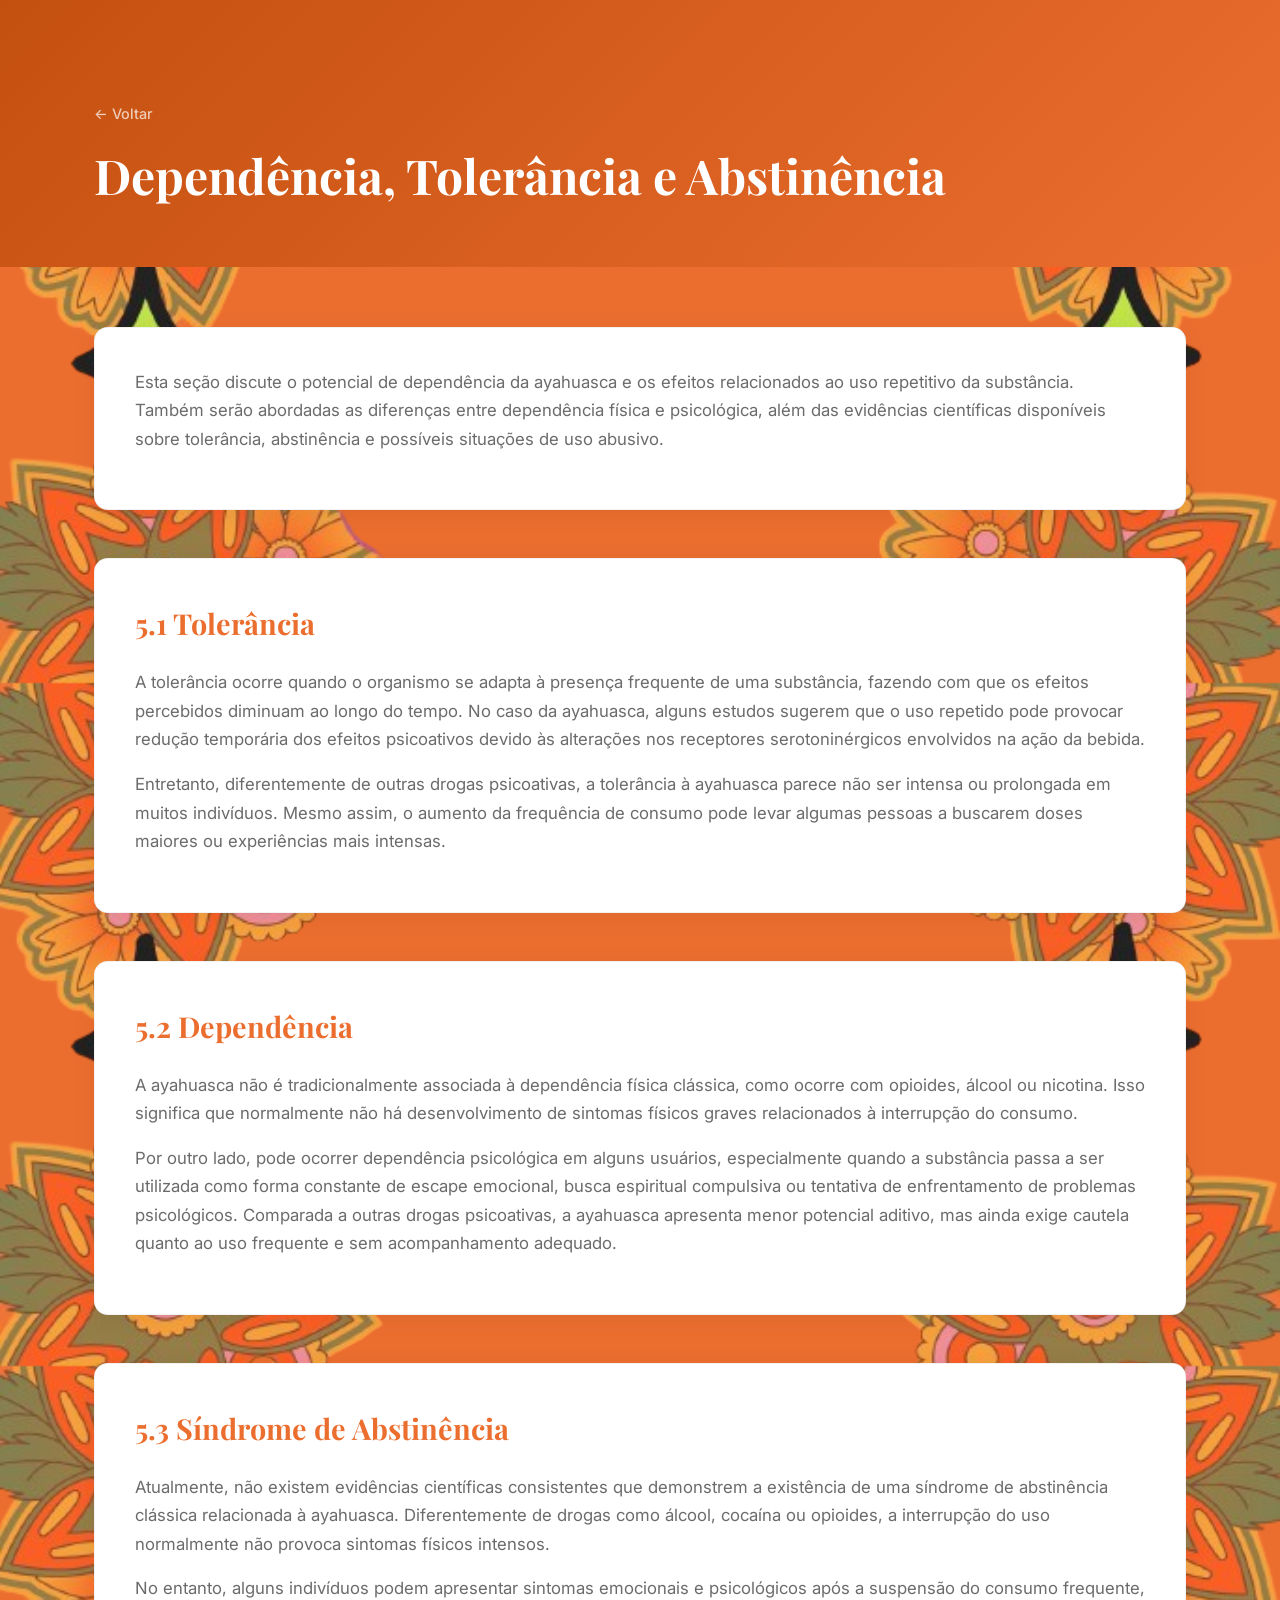
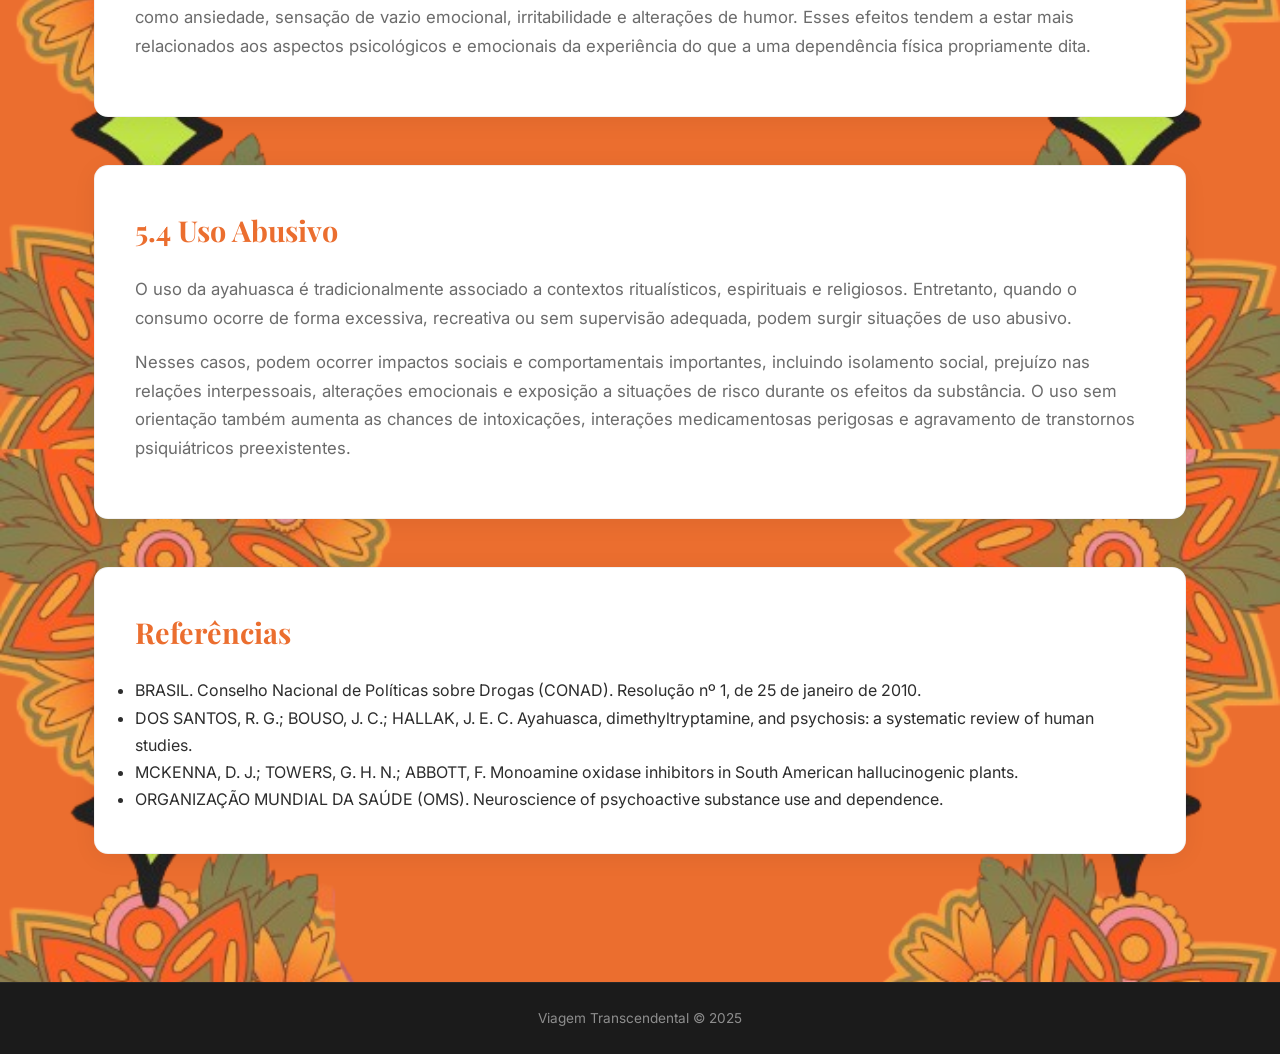
<file: topico5.html>
<!DOCTYPE html>
<html lang="pt-BR">
<head>
  <meta charset="UTF-8">
  <meta name="viewport" content="width=device-width, initial-scale=1.0">
  <title>Dependência, Tolerância e Abstinência | Viagem Transcendental</title>
  <link rel="preconnect" href="https://fonts.googleapis.com">
  <link rel="preconnect" href="https://fonts.gstatic.com" crossorigin>
  <link href="https://fonts.googleapis.com/css2?family=Playfair+Display:wght@700;900&family=Inter:wght@400;500;600;700&display=swap" rel="stylesheet">
  <link rel="stylesheet" href="styles.css">
</head>
<body>

<header class="page-header">
  <div class="container">
    <a href="index.html" class="back-link">&larr; Voltar</a>
    <h1>Dependência, Tolerância e Abstinência</h1>
  </div>
</header>

<main class="container page-content">

  <section class="content-block">
    <p>Esta seção discute o potencial de dependência da ayahuasca e os efeitos relacionados ao uso repetitivo da substância. Também serão abordadas as diferenças entre dependência física e psicológica, além das evidências científicas disponíveis sobre tolerância, abstinência e possíveis situações de uso abusivo.</p>
  </section>

  <section class="content-block">
    <h2>5.1 Tolerância</h2>
    <p>A tolerância ocorre quando o organismo se adapta à presença frequente de uma substância, fazendo com que os efeitos percebidos diminuam ao longo do tempo. No caso da ayahuasca, alguns estudos sugerem que o uso repetido pode provocar redução temporária dos efeitos psicoativos devido às alterações nos receptores serotoninérgicos envolvidos na ação da bebida.</p>
    <p>Entretanto, diferentemente de outras drogas psicoativas, a tolerância à ayahuasca parece não ser intensa ou prolongada em muitos indivíduos. Mesmo assim, o aumento da frequência de consumo pode levar algumas pessoas a buscarem doses maiores ou experiências mais intensas.</p>
  </section>

  <section class="content-block">
    <h2>5.2 Dependência</h2>
    <p>A ayahuasca não é tradicionalmente associada à dependência física clássica, como ocorre com opioides, álcool ou nicotina. Isso significa que normalmente não há desenvolvimento de sintomas físicos graves relacionados à interrupção do consumo.</p>
    <p>Por outro lado, pode ocorrer dependência psicológica em alguns usuários, especialmente quando a substância passa a ser utilizada como forma constante de escape emocional, busca espiritual compulsiva ou tentativa de enfrentamento de problemas psicológicos. Comparada a outras drogas psicoativas, a ayahuasca apresenta menor potencial aditivo, mas ainda exige cautela quanto ao uso frequente e sem acompanhamento adequado.</p>
  </section>

  <section class="content-block">
    <h2>5.3 Síndrome de Abstinência</h2>
    <p>Atualmente, não existem evidências científicas consistentes que demonstrem a existência de uma síndrome de abstinência clássica relacionada à ayahuasca. Diferentemente de drogas como álcool, cocaína ou opioides, a interrupção do uso normalmente não provoca sintomas físicos intensos.</p>
    <p>No entanto, alguns indivíduos podem apresentar sintomas emocionais e psicológicos após a suspensão do consumo frequente, como ansiedade, sensação de vazio emocional, irritabilidade e alterações de humor. Esses efeitos tendem a estar mais relacionados aos aspectos psicológicos e emocionais da experiência do que a uma dependência física propriamente dita.</p>
  </section>

  <section class="content-block">
    <h2>5.4 Uso Abusivo</h2>
    <p>O uso da ayahuasca é tradicionalmente associado a contextos ritualísticos, espirituais e religiosos. Entretanto, quando o consumo ocorre de forma excessiva, recreativa ou sem supervisão adequada, podem surgir situações de uso abusivo.</p>
    <p>Nesses casos, podem ocorrer impactos sociais e comportamentais importantes, incluindo isolamento social, prejuízo nas relações interpessoais, alterações emocionais e exposição a situações de risco durante os efeitos da substância. O uso sem orientação também aumenta as chances de intoxicações, interações medicamentosas perigosas e agravamento de transtornos psiquiátricos preexistentes.</p>
  </section>

  <section class="content-block references-block">
    <h2>Referências</h2>
    <ul>
      <li>BRASIL. Conselho Nacional de Políticas sobre Drogas (CONAD). Resolução nº 1, de 25 de janeiro de 2010.</li>
      <li>DOS SANTOS, R. G.; BOUSO, J. C.; HALLAK, J. E. C. Ayahuasca, dimethyltryptamine, and psychosis: a systematic review of human studies.</li>
      <li>MCKENNA, D. J.; TOWERS, G. H. N.; ABBOTT, F. Monoamine oxidase inhibitors in South American hallucinogenic plants.</li>
      <li>ORGANIZAÇÃO MUNDIAL DA SAÚDE (OMS). Neuroscience of psychoactive substance use and dependence.</li>
    </ul>
  </section>

</main>

<footer>
  <div class="container">
    <p>Viagem Transcendental &copy; 2025</p>
  </div>
</footer>

</body>
</html>
</file>
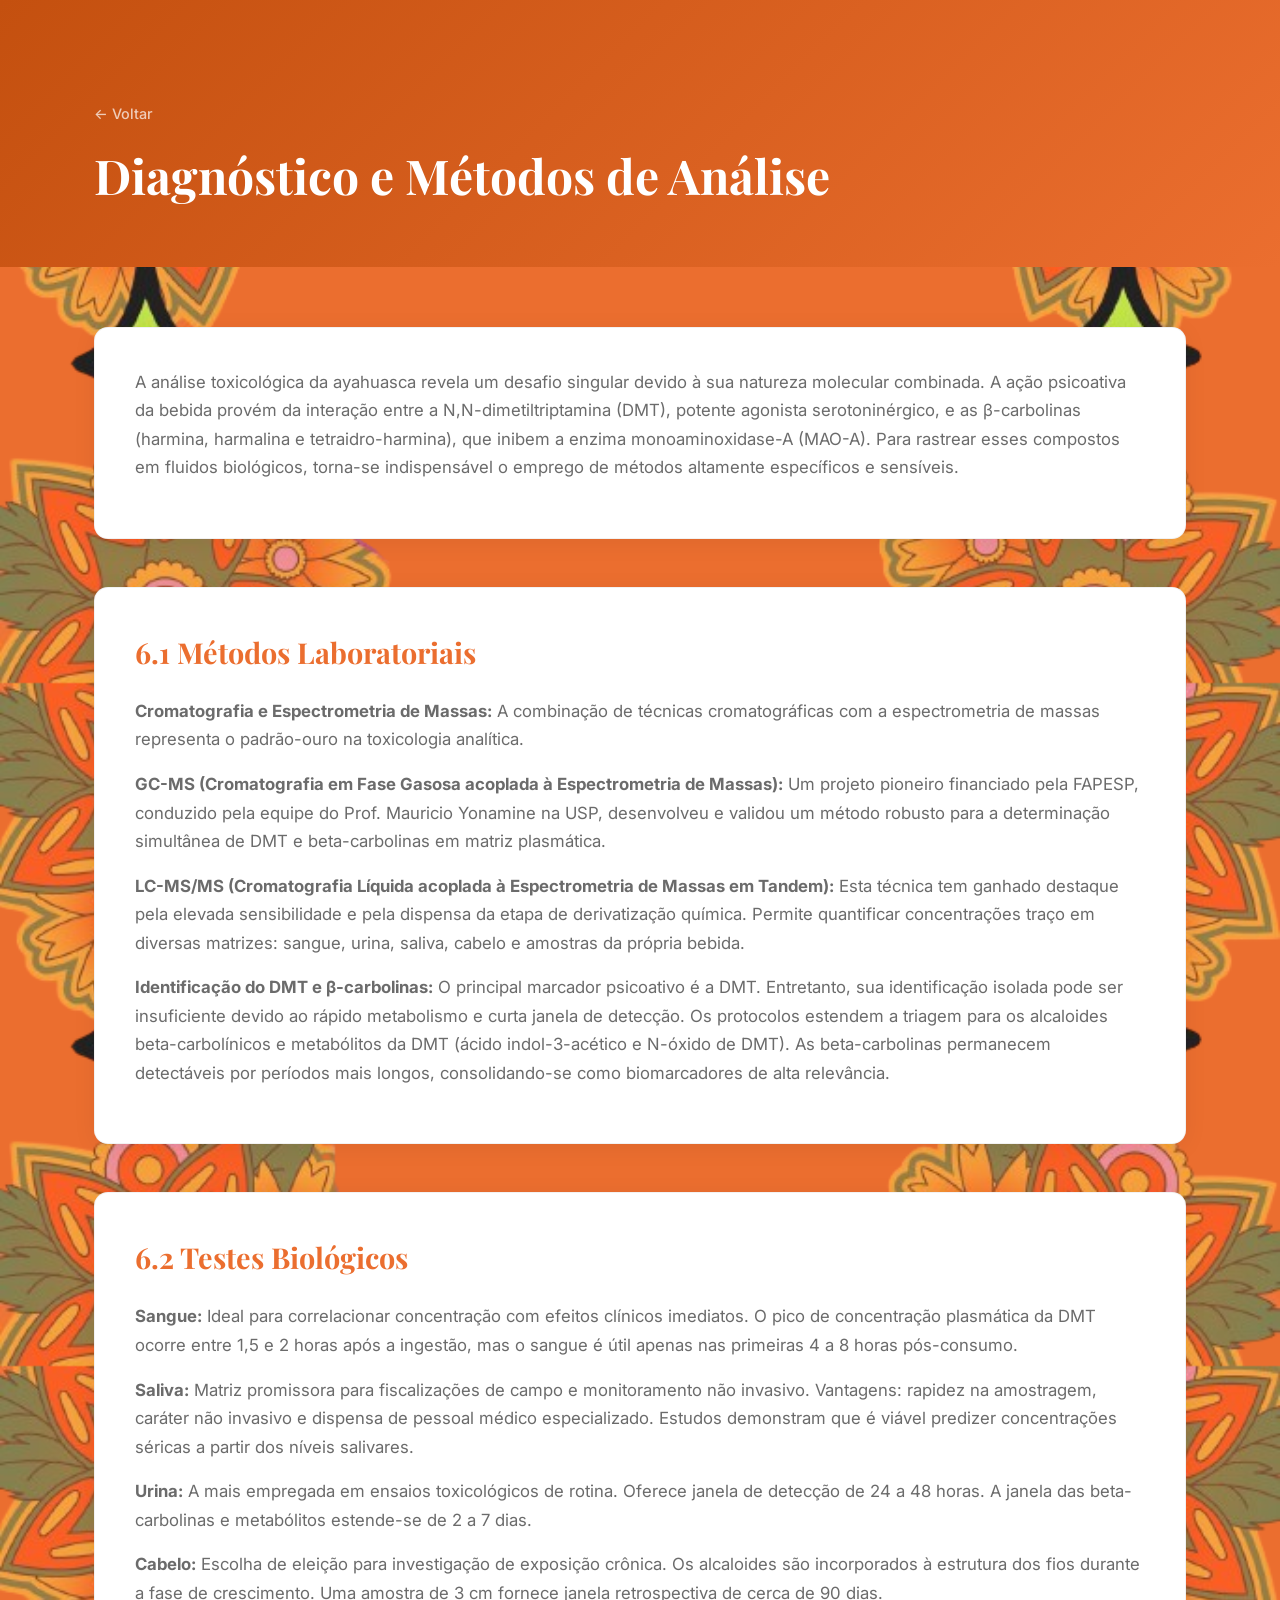
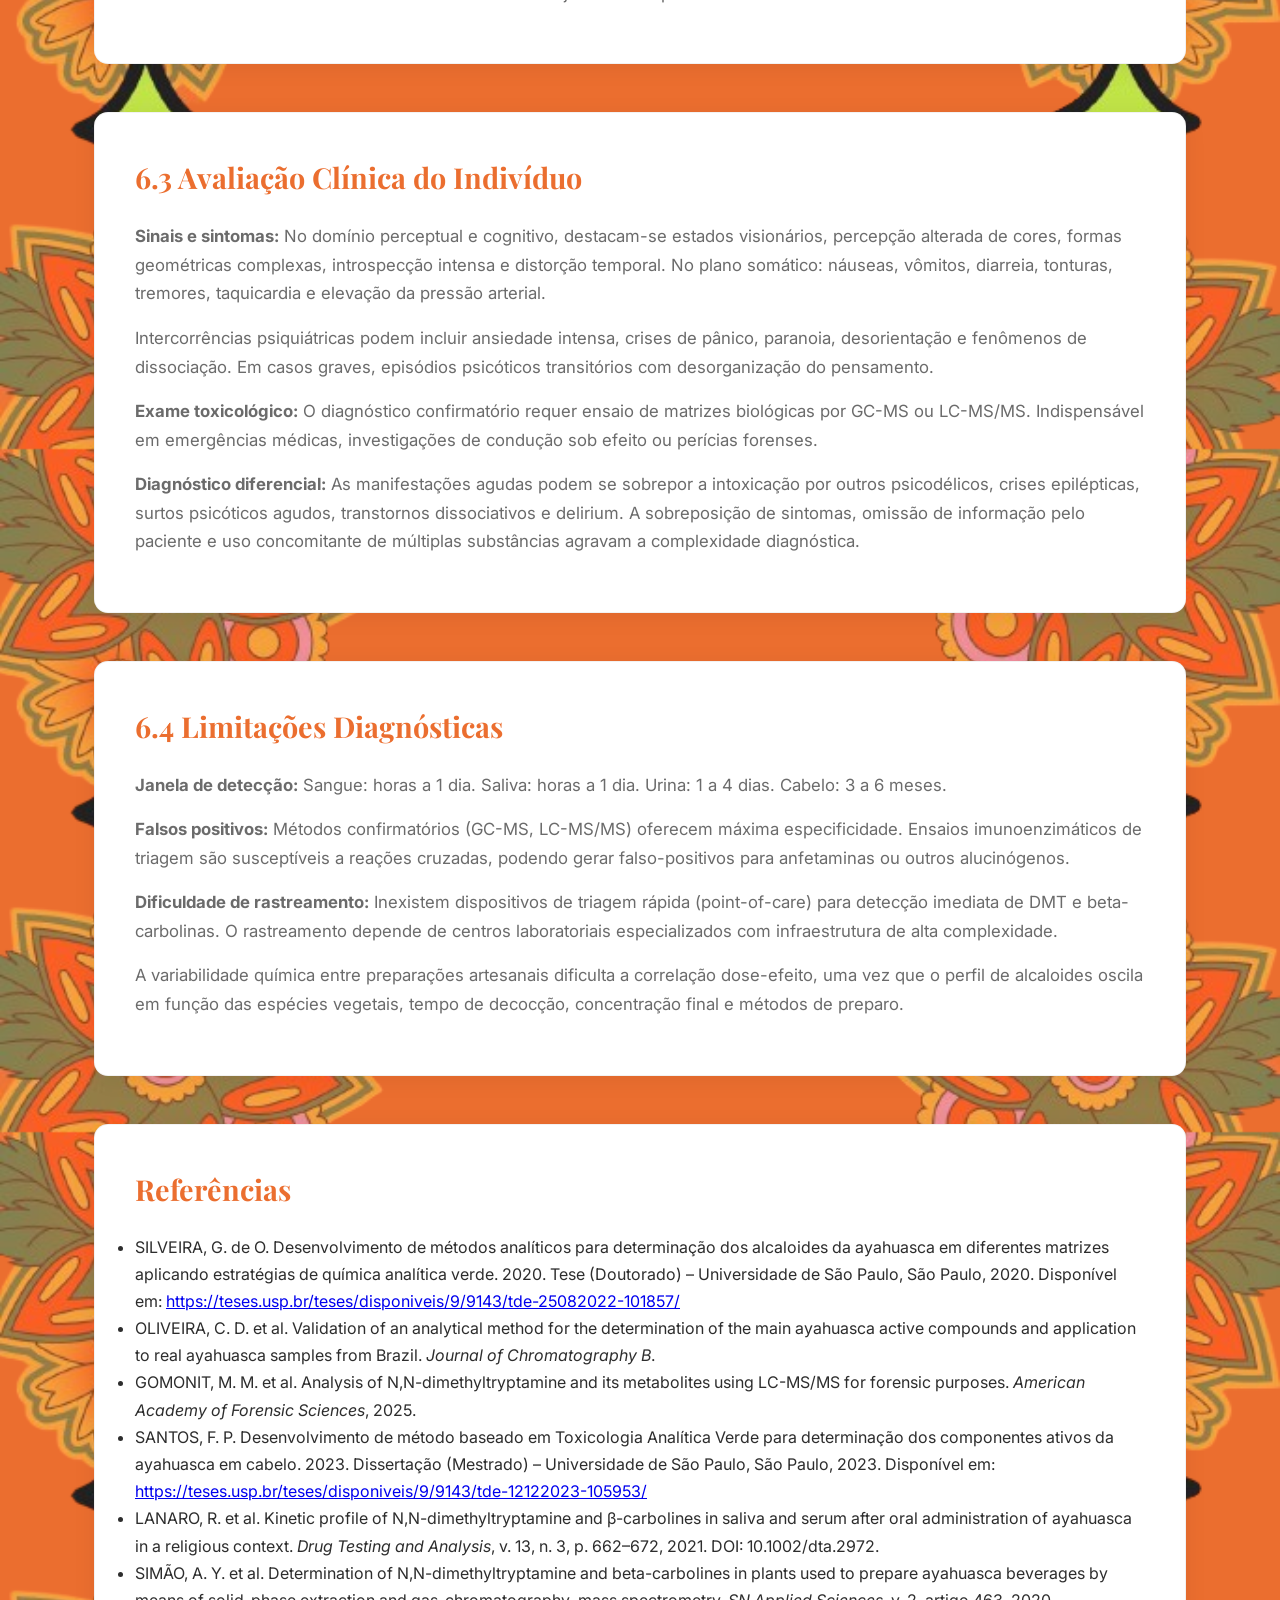
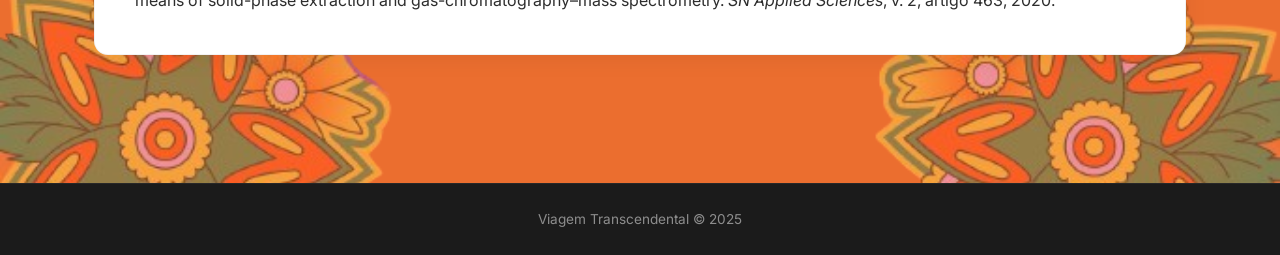
<file: topico6.html>
<!DOCTYPE html>
<html lang="pt-BR">
<head>
  <meta charset="UTF-8">
  <meta name="viewport" content="width=device-width, initial-scale=1.0">
  <title>Diagnóstico e Métodos de Análise | Viagem Transcendental</title>
  <link rel="preconnect" href="https://fonts.googleapis.com">
  <link rel="preconnect" href="https://fonts.gstatic.com" crossorigin>
  <link href="https://fonts.googleapis.com/css2?family=Playfair+Display:wght@700;900&family=Inter:wght@400;500;600;700&display=swap" rel="stylesheet">
  <link rel="stylesheet" href="styles.css">
</head>
<body>
<header class="page-header">
  <div class="container">
    <a href="index.html" class="back-link">&larr; Voltar</a>
    <h1>Diagnóstico e Métodos de Análise</h1>
  </div>
</header>
<main class="container page-content">

  <section class="content-block">
    <p>A análise toxicológica da ayahuasca revela um desafio singular devido à sua natureza molecular combinada. A ação psicoativa da bebida provém da interação entre a N,N-dimetiltriptamina (DMT), potente agonista serotoninérgico, e as β-carbolinas (harmina, harmalina e tetraidro-harmina), que inibem a enzima monoaminoxidase-A (MAO-A). Para rastrear esses compostos em fluidos biológicos, torna-se indispensável o emprego de métodos altamente específicos e sensíveis.</p>
  </section>

  <section class="content-block">
    <h2>6.1 Métodos Laboratoriais</h2>
    <p><strong>Cromatografia e Espectrometria de Massas:</strong> A combinação de técnicas cromatográficas com a espectrometria de massas representa o padrão-ouro na toxicologia analítica.</p>
    <p><strong>GC-MS (Cromatografia em Fase Gasosa acoplada à Espectrometria de Massas):</strong> Um projeto pioneiro financiado pela FAPESP, conduzido pela equipe do Prof. Mauricio Yonamine na USP, desenvolveu e validou um método robusto para a determinação simultânea de DMT e beta-carbolinas em matriz plasmática.</p>
    <p><strong>LC-MS/MS (Cromatografia Líquida acoplada à Espectrometria de Massas em Tandem):</strong> Esta técnica tem ganhado destaque pela elevada sensibilidade e pela dispensa da etapa de derivatização química. Permite quantificar concentrações traço em diversas matrizes: sangue, urina, saliva, cabelo e amostras da própria bebida.</p>
    <p><strong>Identificação do DMT e β-carbolinas:</strong> O principal marcador psicoativo é a DMT. Entretanto, sua identificação isolada pode ser insuficiente devido ao rápido metabolismo e curta janela de detecção. Os protocolos estendem a triagem para os alcaloides beta-carbolínicos e metabólitos da DMT (ácido indol-3-acético e N-óxido de DMT). As beta-carbolinas permanecem detectáveis por períodos mais longos, consolidando-se como biomarcadores de alta relevância.</p>
  </section>

  <section class="content-block">
    <h2>6.2 Testes Biológicos</h2>
    <p><strong>Sangue:</strong> Ideal para correlacionar concentração com efeitos clínicos imediatos. O pico de concentração plasmática da DMT ocorre entre 1,5 e 2 horas após a ingestão, mas o sangue é útil apenas nas primeiras 4 a 8 horas pós-consumo.</p>
    <p><strong>Saliva:</strong> Matriz promissora para fiscalizações de campo e monitoramento não invasivo. Vantagens: rapidez na amostragem, caráter não invasivo e dispensa de pessoal médico especializado. Estudos demonstram que é viável predizer concentrações séricas a partir dos níveis salivares.</p>
    <p><strong>Urina:</strong> A mais empregada em ensaios toxicológicos de rotina. Oferece janela de detecção de 24 a 48 horas. A janela das beta-carbolinas e metabólitos estende-se de 2 a 7 dias.</p>
    <p><strong>Cabelo:</strong> Escolha de eleição para investigação de exposição crônica. Os alcaloides são incorporados à estrutura dos fios durante a fase de crescimento. Uma amostra de 3 cm fornece janela retrospectiva de cerca de 90 dias.</p>
  </section>

  <section class="content-block">
    <h2>6.3 Avaliação Clínica do Indivíduo</h2>
    <p><strong>Sinais e sintomas:</strong> No domínio perceptual e cognitivo, destacam-se estados visionários, percepção alterada de cores, formas geométricas complexas, introspecção intensa e distorção temporal. No plano somático: náuseas, vômitos, diarreia, tonturas, tremores, taquicardia e elevação da pressão arterial.</p>
    <p>Intercorrências psiquiátricas podem incluir ansiedade intensa, crises de pânico, paranoia, desorientação e fenômenos de dissociação. Em casos graves, episódios psicóticos transitórios com desorganização do pensamento.</p>
    <p><strong>Exame toxicológico:</strong> O diagnóstico confirmatório requer ensaio de matrizes biológicas por GC-MS ou LC-MS/MS. Indispensável em emergências médicas, investigações de condução sob efeito ou perícias forenses.</p>
    <p><strong>Diagnóstico diferencial:</strong> As manifestações agudas podem se sobrepor a intoxicação por outros psicodélicos, crises epilépticas, surtos psicóticos agudos, transtornos dissociativos e delirium. A sobreposição de sintomas, omissão de informação pelo paciente e uso concomitante de múltiplas substâncias agravam a complexidade diagnóstica.</p>
  </section>

  <section class="content-block">
    <h2>6.4 Limitações Diagnósticas</h2>
    <p><strong>Janela de detecção:</strong> Sangue: horas a 1 dia. Saliva: horas a 1 dia. Urina: 1 a 4 dias. Cabelo: 3 a 6 meses.</p>
    <p><strong>Falsos positivos:</strong> Métodos confirmatórios (GC-MS, LC-MS/MS) oferecem máxima especificidade. Ensaios imunoenzimáticos de triagem são susceptíveis a reações cruzadas, podendo gerar falso-positivos para anfetaminas ou outros alucinógenos.</p>
    <p><strong>Dificuldade de rastreamento:</strong> Inexistem dispositivos de triagem rápida (point-of-care) para detecção imediata de DMT e beta-carbolinas. O rastreamento depende de centros laboratoriais especializados com infraestrutura de alta complexidade.</p>
    <p>A variabilidade química entre preparações artesanais dificulta a correlação dose-efeito, uma vez que o perfil de alcaloides oscila em função das espécies vegetais, tempo de decocção, concentração final e métodos de preparo.</p>
  </section>

  <section class="content-block references-block">
    <h2>Referências</h2>
    <ul>
      <li>SILVEIRA, G. de O. Desenvolvimento de métodos analíticos para determinação dos alcaloides da ayahuasca em diferentes matrizes aplicando estratégias de química analítica verde. 2020. Tese (Doutorado) – Universidade de São Paulo, São Paulo, 2020. Disponível em: <a href="https://teses.usp.br/teses/disponiveis/9/9143/tde-25082022-101857/" target="_blank">https://teses.usp.br/teses/disponiveis/9/9143/tde-25082022-101857/</a></li>
      <li>OLIVEIRA, C. D. et al. Validation of an analytical method for the determination of the main ayahuasca active compounds and application to real ayahuasca samples from Brazil. <em>Journal of Chromatography B</em>.</li>
      <li>GOMONIT, M. M. et al. Analysis of N,N-dimethyltryptamine and its metabolites using LC-MS/MS for forensic purposes. <em>American Academy of Forensic Sciences</em>, 2025.</li>
      <li>SANTOS, F. P. Desenvolvimento de método baseado em Toxicologia Analítica Verde para determinação dos componentes ativos da ayahuasca em cabelo. 2023. Dissertação (Mestrado) – Universidade de São Paulo, São Paulo, 2023. Disponível em: <a href="https://teses.usp.br/teses/disponiveis/9/9143/tde-12122023-105953/" target="_blank">https://teses.usp.br/teses/disponiveis/9/9143/tde-12122023-105953/</a></li>
      <li>LANARO, R. et al. Kinetic profile of N,N-dimethyltryptamine and β-carbolines in saliva and serum after oral administration of ayahuasca in a religious context. <em>Drug Testing and Analysis</em>, v. 13, n. 3, p. 662–672, 2021. DOI: 10.1002/dta.2972.</li>
      <li>SIMÃO, A. Y. et al. Determination of N,N-dimethyltryptamine and beta-carbolines in plants used to prepare ayahuasca beverages by means of solid-phase extraction and gas-chromatography–mass spectrometry. <em>SN Applied Sciences</em>, v. 2, artigo 463, 2020.</li>
    </ul>
  </section>

</main>
<footer><div class="container"><p>Viagem Transcendental &copy; 2025</p></div></footer>
</body>
</html>
</file>
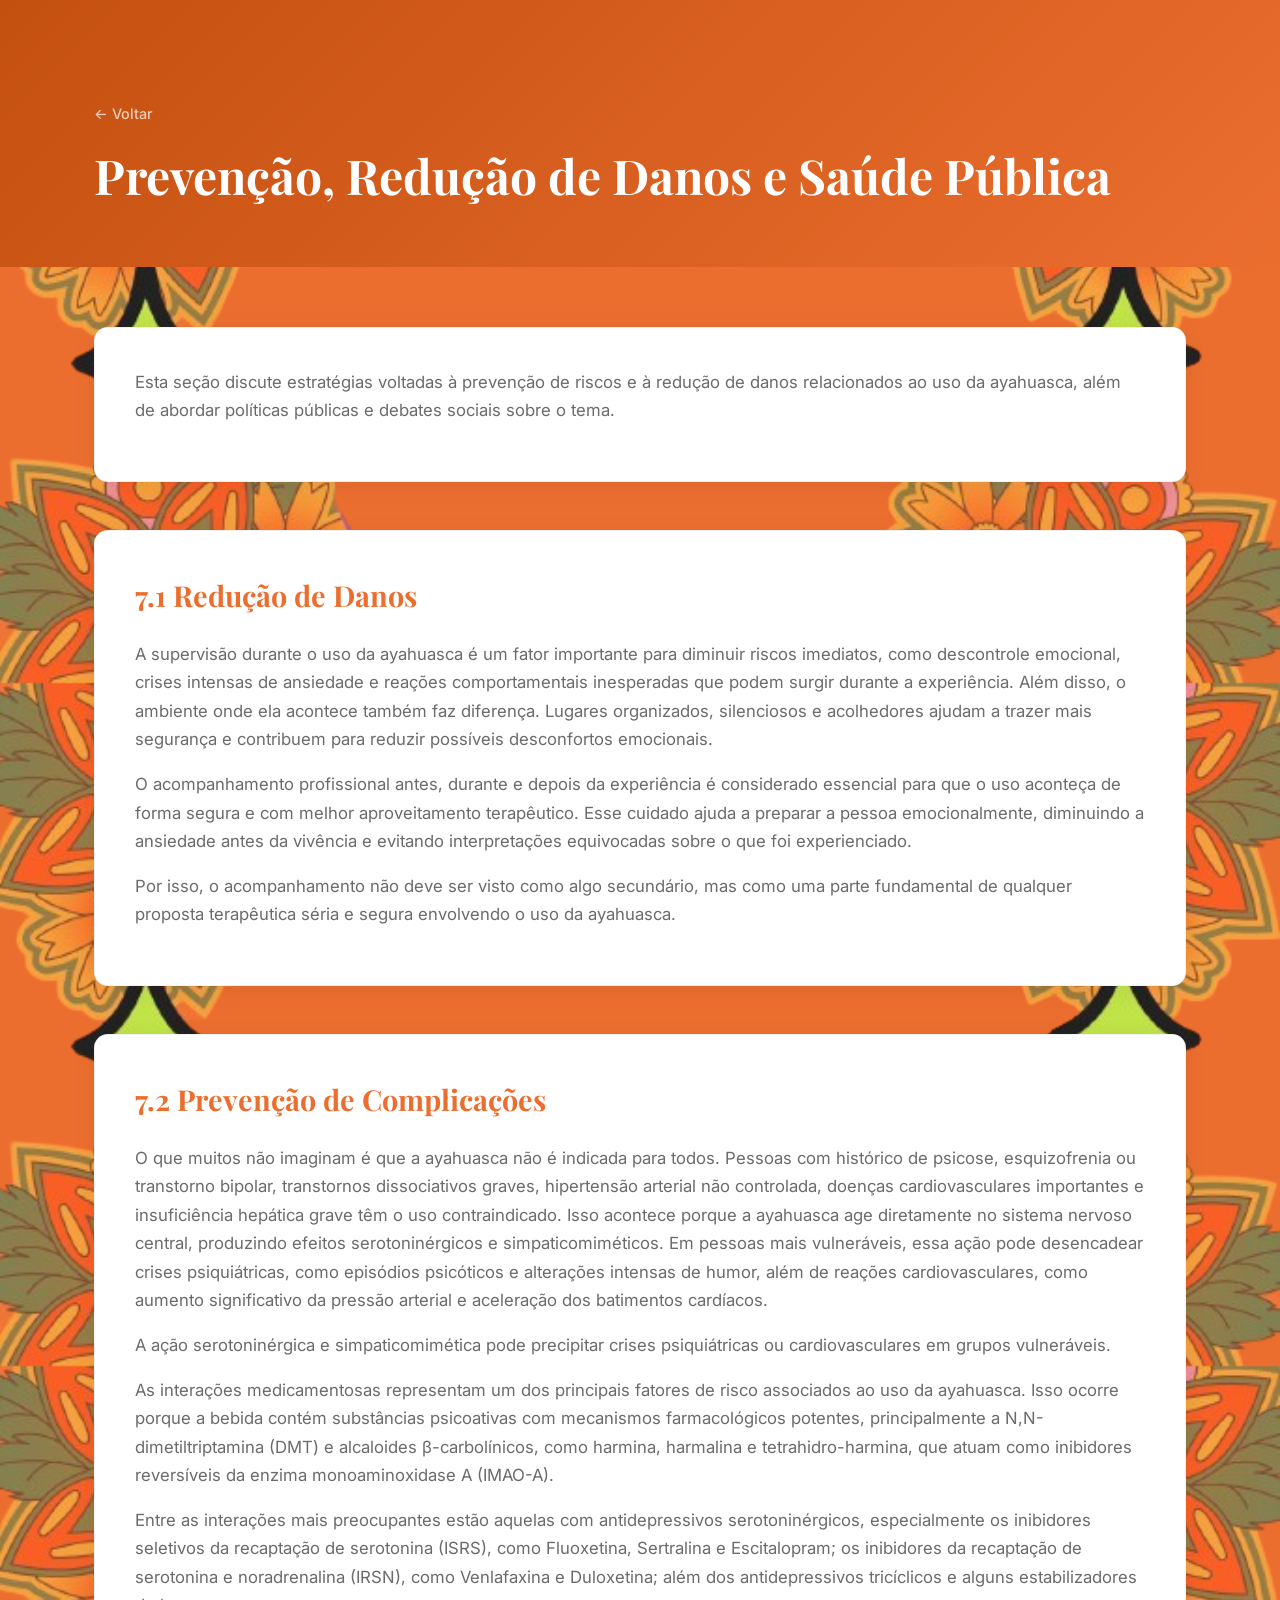
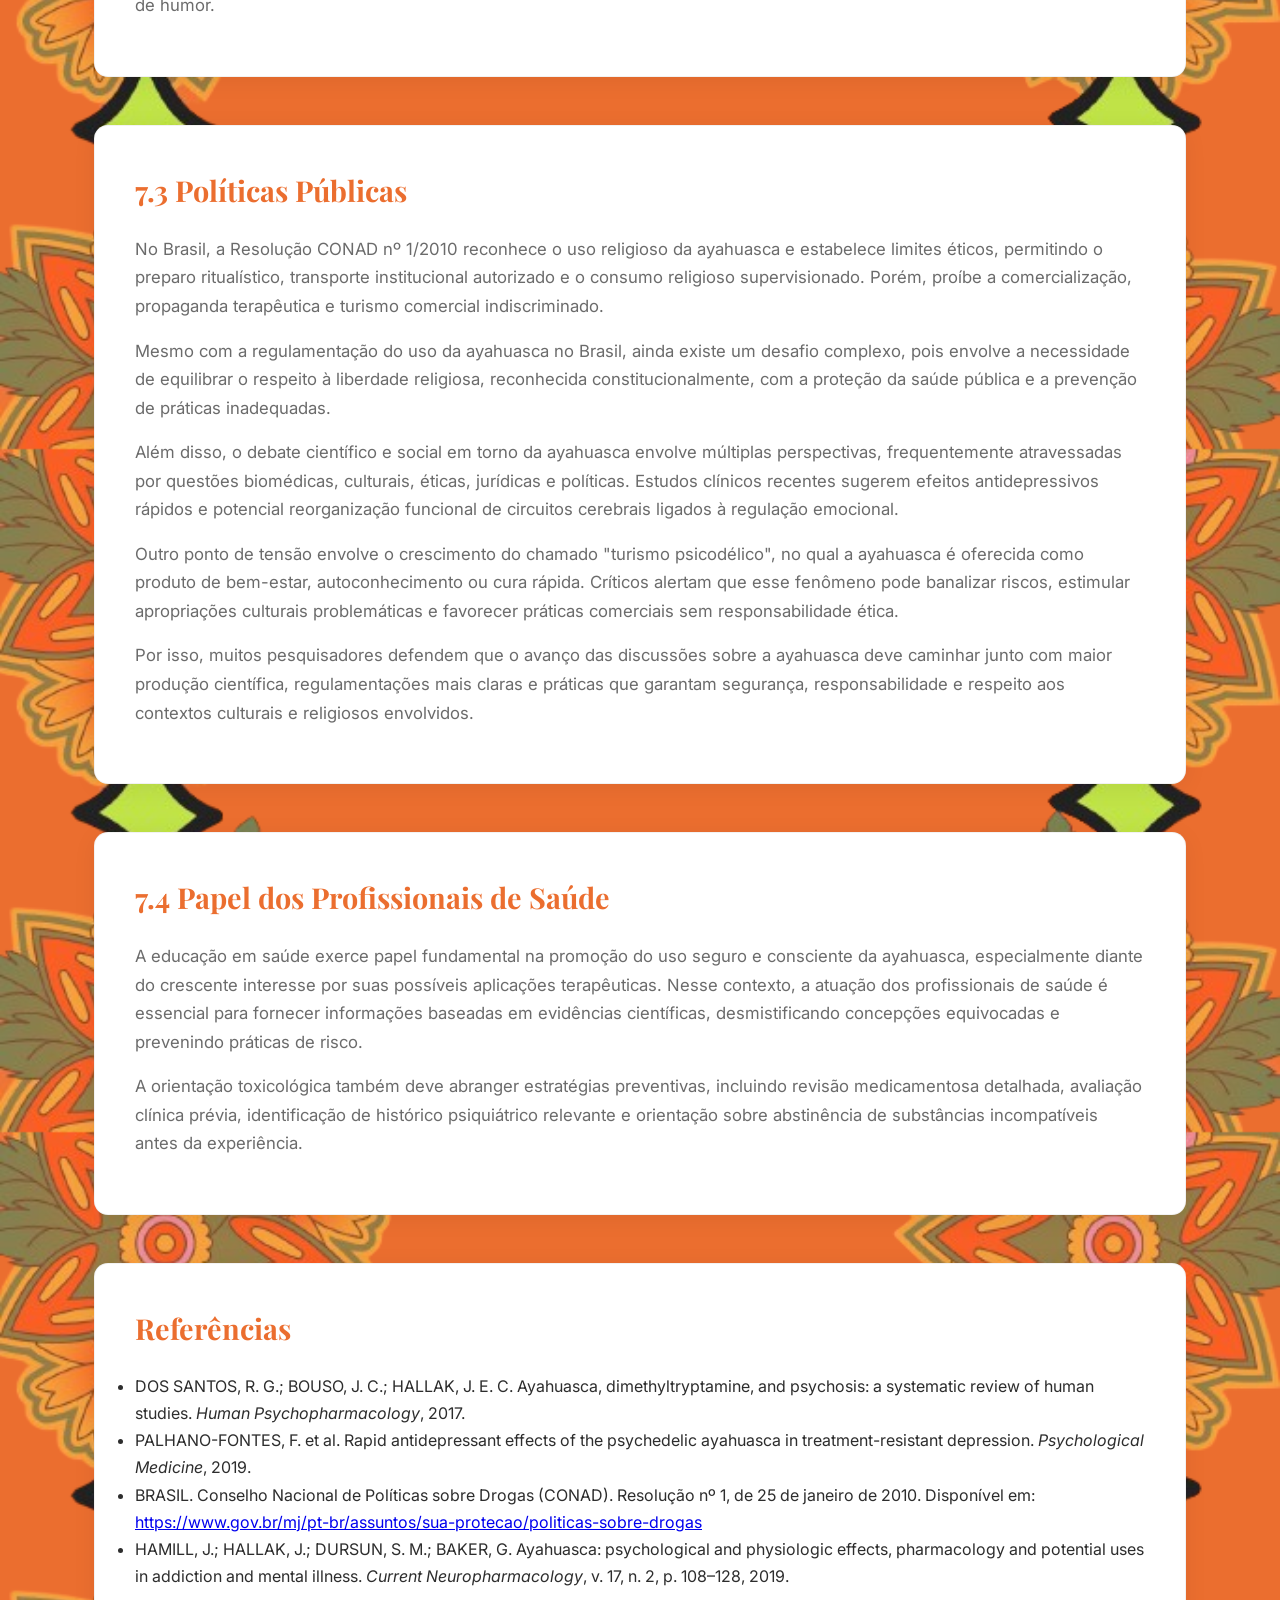
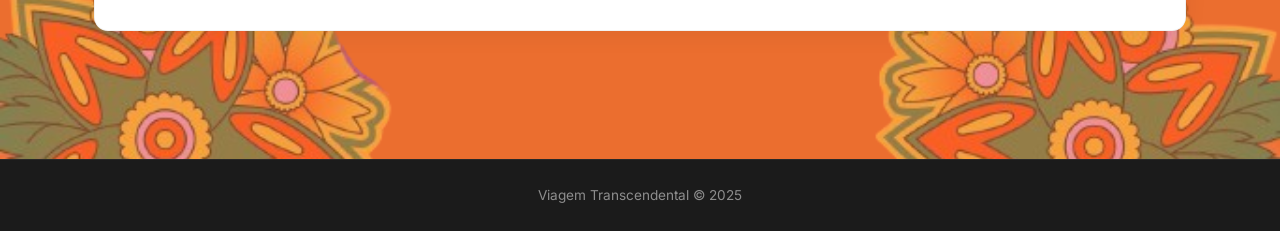
<file: topico7.html>
<!DOCTYPE html>
<html lang="pt-BR">
<head>
  <meta charset="UTF-8">
  <meta name="viewport" content="width=device-width, initial-scale=1.0">
  <title>Prevenção, Redução de Danos e Saúde Pública | Viagem Transcendental</title>
  <link rel="preconnect" href="https://fonts.googleapis.com">
  <link rel="preconnect" href="https://fonts.gstatic.com" crossorigin>
  <link href="https://fonts.googleapis.com/css2?family=Playfair+Display:wght@700;900&family=Inter:wght@400;500;600;700&display=swap" rel="stylesheet">
  <link rel="stylesheet" href="styles.css">
</head>
<body>

<header class="page-header">
  <div class="container">
    <a href="index.html" class="back-link">&larr; Voltar</a>
    <h1>Prevenção, Redução de Danos e Saúde Pública</h1>
  </div>
</header>

<main class="container page-content">

  <section class="content-block">
    <p>Esta seção discute estratégias voltadas à prevenção de riscos e à redução de danos relacionados ao uso da ayahuasca, além de abordar políticas públicas e debates sociais sobre o tema.</p>
  </section>

  <section class="content-block">
    <h2>7.1 Redução de Danos</h2>
    <p>A supervisão durante o uso da ayahuasca é um fator importante para diminuir riscos imediatos, como descontrole emocional, crises intensas de ansiedade e reações comportamentais inesperadas que podem surgir durante a experiência. Além disso, o ambiente onde ela acontece também faz diferença. Lugares organizados, silenciosos e acolhedores ajudam a trazer mais segurança e contribuem para reduzir possíveis desconfortos emocionais.</p>
    <p>O acompanhamento profissional antes, durante e depois da experiência é considerado essencial para que o uso aconteça de forma segura e com melhor aproveitamento terapêutico. Esse cuidado ajuda a preparar a pessoa emocionalmente, diminuindo a ansiedade antes da vivência e evitando interpretações equivocadas sobre o que foi experienciado.</p>
    <p>Por isso, o acompanhamento não deve ser visto como algo secundário, mas como uma parte fundamental de qualquer proposta terapêutica séria e segura envolvendo o uso da ayahuasca.</p>
  </section>

  <section class="content-block">
    <h2>7.2 Prevenção de Complicações</h2>
    <p>O que muitos não imaginam é que a ayahuasca não é indicada para todos. Pessoas com histórico de psicose, esquizofrenia ou transtorno bipolar, transtornos dissociativos graves, hipertensão arterial não controlada, doenças cardiovasculares importantes e insuficiência hepática grave têm o uso contraindicado. Isso acontece porque a ayahuasca age diretamente no sistema nervoso central, produzindo efeitos serotoninérgicos e simpaticomiméticos. Em pessoas mais vulneráveis, essa ação pode desencadear crises psiquiátricas, como episódios psicóticos e alterações intensas de humor, além de reações cardiovasculares, como aumento significativo da pressão arterial e aceleração dos batimentos cardíacos.</p>
    <p>A ação serotoninérgica e simpaticomimética pode precipitar crises psiquiátricas ou cardiovasculares em grupos vulneráveis.</p>
    <p>As interações medicamentosas representam um dos principais fatores de risco associados ao uso da ayahuasca. Isso ocorre porque a bebida contém substâncias psicoativas com mecanismos farmacológicos potentes, principalmente a N,N-dimetiltriptamina (DMT) e alcaloides β-carbolínicos, como harmina, harmalina e tetrahidro-harmina, que atuam como inibidores reversíveis da enzima monoaminoxidase A (IMAO-A).</p>
    <p>Entre as interações mais preocupantes estão aquelas com antidepressivos serotoninérgicos, especialmente os inibidores seletivos da recaptação de serotonina (ISRS), como Fluoxetina, Sertralina e Escitalopram; os inibidores da recaptação de serotonina e noradrenalina (IRSN), como Venlafaxina e Duloxetina; além dos antidepressivos tricíclicos e alguns estabilizadores de humor.</p>
  </section>

  <section class="content-block">
    <h2>7.3 Políticas Públicas</h2>
    <p>No Brasil, a Resolução CONAD nº 1/2010 reconhece o uso religioso da ayahuasca e estabelece limites éticos, permitindo o preparo ritualístico, transporte institucional autorizado e o consumo religioso supervisionado. Porém, proíbe a comercialização, propaganda terapêutica e turismo comercial indiscriminado.</p>
    <p>Mesmo com a regulamentação do uso da ayahuasca no Brasil, ainda existe um desafio complexo, pois envolve a necessidade de equilibrar o respeito à liberdade religiosa, reconhecida constitucionalmente, com a proteção da saúde pública e a prevenção de práticas inadequadas.</p>
    <p>Além disso, o debate científico e social em torno da ayahuasca envolve múltiplas perspectivas, frequentemente atravessadas por questões biomédicas, culturais, éticas, jurídicas e políticas. Estudos clínicos recentes sugerem efeitos antidepressivos rápidos e potencial reorganização funcional de circuitos cerebrais ligados à regulação emocional.</p>
    <p>Outro ponto de tensão envolve o crescimento do chamado "turismo psicodélico", no qual a ayahuasca é oferecida como produto de bem-estar, autoconhecimento ou cura rápida. Críticos alertam que esse fenômeno pode banalizar riscos, estimular apropriações culturais problemáticas e favorecer práticas comerciais sem responsabilidade ética.</p>
    <p>Por isso, muitos pesquisadores defendem que o avanço das discussões sobre a ayahuasca deve caminhar junto com maior produção científica, regulamentações mais claras e práticas que garantam segurança, responsabilidade e respeito aos contextos culturais e religiosos envolvidos.</p>
  </section>

  <section class="content-block">
    <h2>7.4 Papel dos Profissionais de Saúde</h2>
    <p>A educação em saúde exerce papel fundamental na promoção do uso seguro e consciente da ayahuasca, especialmente diante do crescente interesse por suas possíveis aplicações terapêuticas. Nesse contexto, a atuação dos profissionais de saúde é essencial para fornecer informações baseadas em evidências científicas, desmistificando concepções equivocadas e prevenindo práticas de risco.</p>
    <p>A orientação toxicológica também deve abranger estratégias preventivas, incluindo revisão medicamentosa detalhada, avaliação clínica prévia, identificação de histórico psiquiátrico relevante e orientação sobre abstinência de substâncias incompatíveis antes da experiência.</p>
  </section>

  <section class="content-block references-block">
    <h2>Referências</h2>
    <ul>
      <li>DOS SANTOS, R. G.; BOUSO, J. C.; HALLAK, J. E. C. Ayahuasca, dimethyltryptamine, and psychosis: a systematic review of human studies. <em>Human Psychopharmacology</em>, 2017.</li>
      <li>PALHANO-FONTES, F. et al. Rapid antidepressant effects of the psychedelic ayahuasca in treatment-resistant depression. <em>Psychological Medicine</em>, 2019.</li>
      <li>BRASIL. Conselho Nacional de Políticas sobre Drogas (CONAD). Resolução nº 1, de 25 de janeiro de 2010. Disponível em: <a href="https://www.gov.br/mj/pt-br/assuntos/sua-protecao/politicas-sobre-drogas/subcapas-senad/conad/atos-do-conad-1/2010/11___resolucao_n__01_2010___conad.pdf" target="_blank">https://www.gov.br/mj/pt-br/assuntos/sua-protecao/politicas-sobre-drogas</a></li>
      <li>HAMILL, J.; HALLAK, J.; DURSUN, S. M.; BAKER, G. Ayahuasca: psychological and physiologic effects, pharmacology and potential uses in addiction and mental illness. <em>Current Neuropharmacology</em>, v. 17, n. 2, p. 108–128, 2019.</li>
    </ul>
  </section>

</main>

<footer>
  <div class="container">
    <p>Viagem Transcendental &copy; 2025</p>
  </div>
</footer>

</body>
</html>
</file>
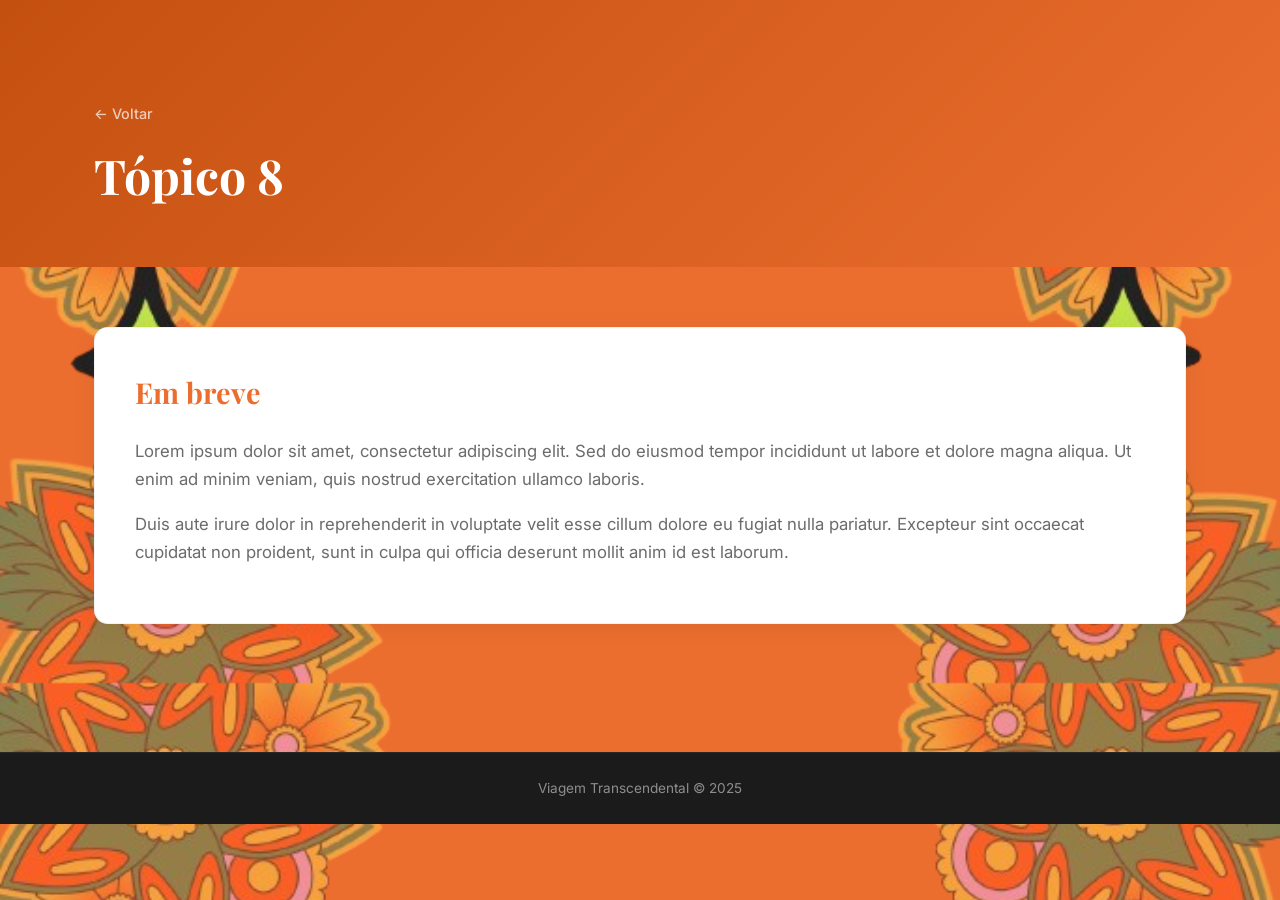
<file: topico8.html>
<!DOCTYPE html>
<html lang="pt-BR">
<head>
  <meta charset="UTF-8">
  <meta name="viewport" content="width=device-width, initial-scale=1.0">
  <title>Tópico 8 | Viagem Transcendental</title>
  <link rel="preconnect" href="https://fonts.googleapis.com">
  <link rel="preconnect" href="https://fonts.gstatic.com" crossorigin>
  <link href="https://fonts.googleapis.com/css2?family=Playfair+Display:wght@700;900&family=Inter:wght@400;500;600;700&display=swap" rel="stylesheet">
  <link rel="stylesheet" href="styles.css">
</head>
<body>

<header class="page-header">
  <div class="container">
    <a href="index.html" class="back-link">&larr; Voltar</a>
    <h1>Tópico 8</h1>
  </div>
</header>

<main class="container page-content">

  <section class="content-block">
    <h2>Em breve</h2>
    <p>Lorem ipsum dolor sit amet, consectetur adipiscing elit. Sed do eiusmod tempor incididunt ut labore et dolore magna aliqua. Ut enim ad minim veniam, quis nostrud exercitation ullamco laboris.</p>
    <p>Duis aute irure dolor in reprehenderit in voluptate velit esse cillum dolore eu fugiat nulla pariatur. Excepteur sint occaecat cupidatat non proident, sunt in culpa qui officia deserunt mollit anim id est laborum.</p>
  </section>



</main>

<footer>
  <div class="container">
    <p>Viagem Transcendental &copy; 2025</p>
  </div>
</footer>

<script src="script.js"></script>
</body>
</html>
</file>
<file: styles.css>
:root {
  --orange: #EB6E2F;
  --orange-dark: #c4500f;
  --orange-light: #f4884f;
  --pink: #D991D2;
  --pink-dark: #b86fb1;
  --cream: #FFF4E5;
  --dark: #1B1B1B;
  --white: #ffffff;
  --text: #2d2d2d;
  --text-muted: #6b6b6b;
  --radius: 14px;
}

* { margin: 0; padding: 0; box-sizing: border-box; }

body {
  font-family: 'Inter', sans-serif;
  color: var(--text);
  line-height: 1.7;
  background: var(--orange);
  background-image: url('assets/fundo.png');
  background-repeat: repeat-y;
  background-size: 100% auto;
  background-position: top center;
}

.container {
  max-width: 1140px;
  margin: 0 auto;
  padding: 0 24px;
}

h1, h2, h3, h4 {
  font-family: 'Playfair Display', serif;
}

/* ===== NAVBAR ===== */
.navbar {
  position: fixed;
  top: 0;
  left: 0;
  right: 0;
  z-index: 100;
  background: rgba(27,27,27,.92);
  backdrop-filter: blur(12px);
  padding: 16px 0;
}

.nav-container {
  max-width: 1140px;
  margin: 0 auto;
  padding: 0 24px;
  display: flex;
  align-items: center;
  justify-content: space-between;
}

.nav-logo {
  font-family: 'Playfair Display', serif;
  font-size: 1.3rem;
  font-weight: 900;
  color: var(--orange);
  text-decoration: none;
}

.nav-links {
  display: flex;
  list-style: none;
  gap: 32px;
}

.nav-links a {
  color: rgba(255,255,255,.8);
  text-decoration: none;
  font-size: .9rem;
  font-weight: 500;
  transition: .2s;
}

.nav-links a:hover {
  color: var(--orange);
}

/* ===== HERO ===== */
/* ===== HERO (MODIFICADO) ===== */
.hero {
  min-height: 100vh;
  display: flex;
  flex-direction: column;
  align-items: center;
  justify-content: center; /* Alinha verticalmente no centro */
  text-align: center;
  position: relative;
  overflow: hidden;
  background: var(--orange);
  padding: 100px 24px 60px; /* Aumentado o padding para dar folga da navbar e do fundo */
}

/* O conteúdo agora é flexível e não foge da tela */
.hero-content {
  position: relative; /* Mudado de absolute para relative */
  z-index: 3;
  display: flex;
  flex-direction: column; /* Empilha os elementos um embaixo do outro */
  align-items: center;    /* Centraliza horizontalmente */
  justify-content: center;
  width: 100%;
  max-width: 800px;       /* Limita a largura para o conteúdo não espalhar em telas ultra-wide */
  margin: 0 auto;
}

.hero-bg {
  position: absolute;
  inset: 0;
  background:
    radial-gradient(circle at 30% 70%, rgba(217,145,210,.25) 0%, transparent 40%),
    radial-gradient(circle at 70% 30%, rgba(0,0,0,.2) 0%, transparent 40%),
    linear-gradient(160deg, var(--orange-dark) 0%, var(--orange) 50%, var(--orange-light) 100%);
}

.hero::after {
  content: "";
  position: absolute;
  inset: 0;
  background-image: url("data:image/svg+xml,%3Csvg width='40' height='40' viewBox='0 0 40 40' xmlns='http://www.w3.org/2000/svg'%3E%3Cg fill='%23ffffff' fill-opacity='0.04'%3E%3Ccircle cx='20' cy='20' r='2'/%3E%3C/g%3E%3C/svg%3E");
}

.hero-frame {
  position: relative;
  z-index: 1;
  width: 100%;
  max-width: 910px;
  height: auto;
  margin-top: 60px;
}

.hero-title {
  max-width: 480px;
  width: 80%;
  height: auto;
  margin-bottom: 20px;
}

.hero-logo {
  max-width: 700px;
  width: 90%;
  height: auto;
}

.hero h1 {
  font-size: clamp(3.5rem, 9vw, 6.5rem);
  color: #fff;
  text-shadow: 4px 4px 0 rgba(0,0,0,.25);
  letter-spacing: -1px;
  line-height: 1;
}

.hero-tagline {
  margin-top: 16px;
  display: inline-block;
  background: var(--dark);
  color: var(--pink);
  padding: 10px 28px;
  border-radius: 50px;
  font-weight: 700;
  font-size: .95rem;
  letter-spacing: 3px;
  text-transform: uppercase;
}

.hero-btn {
  display: inline-block;
  margin-top: 36px;
  padding: 14px 32px;
  background: #fff;
  color: var(--orange);
  text-decoration: none;
  font-weight: 700;
  border-radius: 50px;
  font-size: .95rem;
  transition: .3s;
  box-shadow: 0 4px 20px rgba(0,0,0,.15);
}

.hero-btn:hover {
  transform: translateY(-3px);
  box-shadow: 0 8px 30px rgba(0,0,0,.25);
}

/* ===== ABOUT STRIP ===== */
.about-strip {
  background: var(--dark);
  padding: 48px 0;
}

.about-strip p {
  color: rgba(255,255,255,.85);
  font-size: 1.05rem;
  max-width: 860px;
  margin: 0 auto;
  text-align: center;
  line-height: 1.8;
}

/* ===== SECTION HEADERS ===== */
.section-header {
  text-align: center;
  margin-bottom: 48px;
}

.section-header h2 {
  font-size: clamp(2rem, 4vw, 2.8rem);
  color: #fff;
  margin-bottom: 8px;
  text-shadow: 2px 2px 0 rgba(0,0,0,.2);
}

.section-header.light h2 {
  color: #fff;
}

.section-header p {
  color: rgba(255,255,255,.85);
  font-size: 1.05rem;
}

/* ===== TOPICS ===== */
.topics-section {
  padding: 80px 0;
  background: transparent;
}

.topics-grid {
  display: grid;
  grid-template-columns: repeat(auto-fill, minmax(260px, 1fr));
  gap: 20px;
}

.topic-card {
  background: var(--white);
  border-radius: var(--radius);
  padding: 28px 24px;
  text-decoration: none;
  color: var(--text);
  position: relative;
  overflow: hidden;
  border: 1px solid rgba(0,0,0,.06);
  box-shadow: 0 2px 12px rgba(0,0,0,.04);
  transition: .3s;
  display: flex;
  flex-direction: column;
}

.topic-card::before {
  content: "";
  position: absolute;
  top: 0;
  left: 0;
  right: 0;
  height: 4px;
  background: linear-gradient(90deg, var(--orange), var(--pink));
  opacity: 0;
  transition: .3s;
}

.topic-card:hover {
  transform: translateY(-6px);
  box-shadow: 0 12px 36px rgba(235,110,47,.15);
  border-color: var(--orange);
}

.topic-card:hover::before {
  opacity: 1;
}

.topic-num {
  font-size: 2.2rem;
  font-weight: 900;
  color: var(--orange);
  opacity: .2;
  line-height: 1;
  margin-bottom: 12px;
}

.topic-card h3 {
  font-size: 1.15rem;
  margin-bottom: 8px;
  color: var(--dark);
}

.topic-card p {
  font-size: .9rem;
  color: var(--text-muted);
  flex: 1;
}

.card-arrow {
  display: inline-block;
  margin-top: 16px;
  font-size: 1.2rem;
  color: var(--orange);
  font-weight: 700;
  transition: .2s;
}

.topic-card:hover .card-arrow {
  transform: translateX(6px);
}

/* ===== VIDEOS ===== */
.videos-section {
  padding: 80px 0;
  background: transparent;
}

.video-grid {
  display: grid;
  grid-template-columns: repeat(auto-fit, minmax(320px, 1fr));
  gap: 24px;
}

.video-card {
  background: var(--cream);
  border-radius: var(--radius);
  overflow: hidden;
  box-shadow: 0 4px 20px rgba(0,0,0,.06);
  transition: .3s;
}

.video-card:hover {
  transform: translateY(-4px);
  box-shadow: 0 12px 32px rgba(0,0,0,.1);
}

.video-wrapper {
  position: relative;
  padding-bottom: 56.25%;
}

.video-wrapper iframe {
  position: absolute;
  width: 100%;
  height: 100%;
  top: 0;
  left: 0;
  border: none;
}

.video-card h3 {
  padding: 18px 20px;
  font-size: 1rem;
  color: var(--dark);
}

/* ===== NEWS ===== */
.news-section {
  padding: 80px 0;
  background: transparent;
}

.news-grid {
  display: grid;
  grid-template-columns: repeat(auto-fit, minmax(200px, 1fr));
  gap: 16px;
}

.news-card {
  background: var(--white);
  border-radius: var(--radius);
  padding: 20px;
  border: 1px solid rgba(0,0,0,.06);
  box-shadow: 0 2px 12px rgba(0,0,0,.04);
  transition: .3s;
  text-decoration: none;
  color: inherit;
  display: block;
}

.news-card:hover {
  transform: translateY(-4px);
  box-shadow: 0 8px 28px rgba(0,0,0,.1);
}

.news-tag {
  display: inline-block;
  padding: 4px 12px;
  background: var(--orange);
  color: #fff;
  font-size: .7rem;
  font-weight: 700;
  border-radius: 20px;
  text-transform: uppercase;
  letter-spacing: .5px;
  margin-bottom: 14px;
}

.news-card h4 {
  font-size: 1.2rem;
  margin-bottom: 10px;
  color: var(--dark);
}

.news-card p {
  color: var(--text-muted);
  font-size: .92rem;
}

/* ===== REFERENCES ===== */
.references-section {
  padding: 80px 0;
  background: var(--dark);
}

.ref-grid {
  display: grid;
  grid-template-columns: repeat(auto-fit, minmax(260px, 1fr));
  gap: 16px;
  max-width: 900px;
  margin: 0 auto;
}

.ref-item {
  padding: 18px 22px;
  background: rgba(255,255,255,.05);
  border-radius: 10px;
  color: rgba(255,255,255,.8);
  font-size: .92rem;
  border-left: 3px solid var(--orange);
}

/* ===== QUIZ TABS (index) ===== */
.quiz-tabs-section {
  padding: 80px 0;
  background: transparent;
}

.quiz-box {
  background: var(--cream);
  border-radius: var(--radius);
  padding: 32px;
  border: 1px solid rgba(0,0,0,.06);
  box-shadow: 0 4px 24px rgba(0,0,0,.06);
}

.quiz-tabs {
  display: flex;
  flex-wrap: wrap;
  gap: 8px;
  margin-bottom: 28px;
  border-bottom: 2px solid rgba(0,0,0,.06);
  padding-bottom: 16px;
}

.quiz-tab {
  padding: 10px 20px;
  background: var(--white);
  border: 2px solid rgba(0,0,0,.08);
  border-radius: 8px;
  font-weight: 600;
  font-size: .85rem;
  cursor: pointer;
  transition: .2s;
  font-family: 'Inter', sans-serif;
}

.quiz-tab:hover {
  border-color: var(--orange);
  color: var(--orange);
}

.quiz-tab.active {
  background: var(--orange);
  color: #fff;
  border-color: var(--orange);
}

.quiz-panel {
  display: none;
}

.quiz-panel.active {
  display: block;
  animation: fadeIn .3s ease;
}

/* ===== SECTION IMAGES ===== */
.section-img {
  display: block;
  max-width: 220px;
  height: auto;
  margin: 0 auto 20px;
}

.section-img-lg {
  max-width: 320px;
}

.play-action {
  text-align: center;
  margin-top: 32px;
}

.play-img {
  width: 120px;
  cursor: pointer;
  transition: .3s;
}

.play-img:hover {
  transform: scale(1.1);
}

/* ===== FOOTER ===== */
footer {
  background: var(--dark);
  border-top: 1px solid rgba(255,255,255,.06);
  text-align: center;
  padding: 24px;
  color: rgba(255,255,255,.5);
  font-size: .85rem;
}

/* ===== PAGE HEADER (tópicos) ===== */
.page-header {
  background: linear-gradient(135deg, var(--orange-dark), var(--orange));
  padding: 100px 0 50px;
  color: #fff;
}

.page-header h1 {
  font-size: clamp(2rem, 5vw, 3rem);
  color: #fff;
  margin-top: 8px;
}

.back-link {
  color: rgba(255,255,255,.7);
  text-decoration: none;
  font-size: .9rem;
  font-weight: 500;
  transition: .2s;
}

.back-link:hover {
  color: #fff;
}

/* ===== PAGE CONTENT ===== */
.page-content {
  padding: 60px 24px 80px;
}

.content-block {
  background: var(--white);
  border-radius: var(--radius);
  padding: 40px;
  box-shadow: 0 4px 24px rgba(0,0,0,.06);
  margin-bottom: 48px;
  border: 1px solid rgba(0,0,0,.05);
}

.content-block h2 {
  text-align: left;
  font-size: 1.8rem;
  margin-bottom: 20px;
  color: var(--orange);
}

.content-block p {
  margin-bottom: 16px;
  color: var(--text-muted);
  font-size: 1.05rem;
}

/* ===== QUIZ ===== */
.quiz-section h2 {
  text-align: left;
  font-size: 1.8rem;
  margin-bottom: 24px;
  color: var(--dark);
}

.quiz-grid {
  display: grid;
  grid-template-columns: repeat(auto-fit, minmax(300px, 1fr));
  gap: 24px;
}

.quiz-item {
  background: var(--white);
  border-radius: var(--radius);
  padding: 28px;
  box-shadow: 0 4px 20px rgba(0,0,0,.06);
  border: 1px solid rgba(0,0,0,.06);
}

.quiz-question {
  font-weight: 700;
  font-size: 1.05rem;
  margin-bottom: 16px;
  color: var(--dark);
}

.quiz-options {
  display: flex;
  flex-wrap: wrap;
  gap: 10px;
}

.quiz-btn {
  padding: 10px 20px;
  background: var(--cream);
  border: 2px solid rgba(0,0,0,.08);
  border-radius: 8px;
  font-weight: 600;
  font-size: .9rem;
  cursor: pointer;
  transition: .2s;
  font-family: 'Inter', sans-serif;
}

.quiz-btn:hover:not(:disabled) {
  border-color: var(--orange);
  background: rgba(235,110,47,.06);
}

.quiz-btn:disabled {
  cursor: not-allowed;
  opacity: .7;
}

.quiz-btn.correct {
  background: #d4edda;
  border-color: #28a745;
  color: #155724;
}

.quiz-btn.wrong {
  background: #f8d7da;
  border-color: #dc3545;
  color: #721c24;
}

.quiz-feedback {
  display: none;
  margin-top: 16px;
  padding: 16px;
  border-radius: 10px;
  background: var(--cream);
}

.quiz-feedback.show {
  display: block;
  animation: fadeIn .3s ease;
}

.ans-result {
  font-weight: 700;
  font-size: 1rem;
  margin-bottom: 8px;
}

.ans-explanation {
  color: var(--text-muted);
  font-size: .9rem;
}

@keyframes fadeIn {
  from { opacity: 0; transform: translateY(-8px); }
  to { opacity: 1; transform: translateY(0); }
}

/* ===== RESPONSIVE ===== */
@media (max-width: 768px) {
  .nav-links { display: none; }
  .topics-grid { grid-template-columns: 1fr; }
  .content-block { padding: 24px; }
  .quiz-options { flex-direction: column; }
  .quiz-btn { width: 100%; }
  .about-strip p { font-size: .95rem; padding: 0 12px; }
  .hero-title { max-width: 280px; }
  .hero-frame { max-width: 100%; margin-top: 30px; }
  .hero-content { margin-top: -40px; }
  .section-img { max-width: 140px; }
  .section-img-lg { max-width: 220px; }
  .play-img { width: 80px; }
}
</file>
